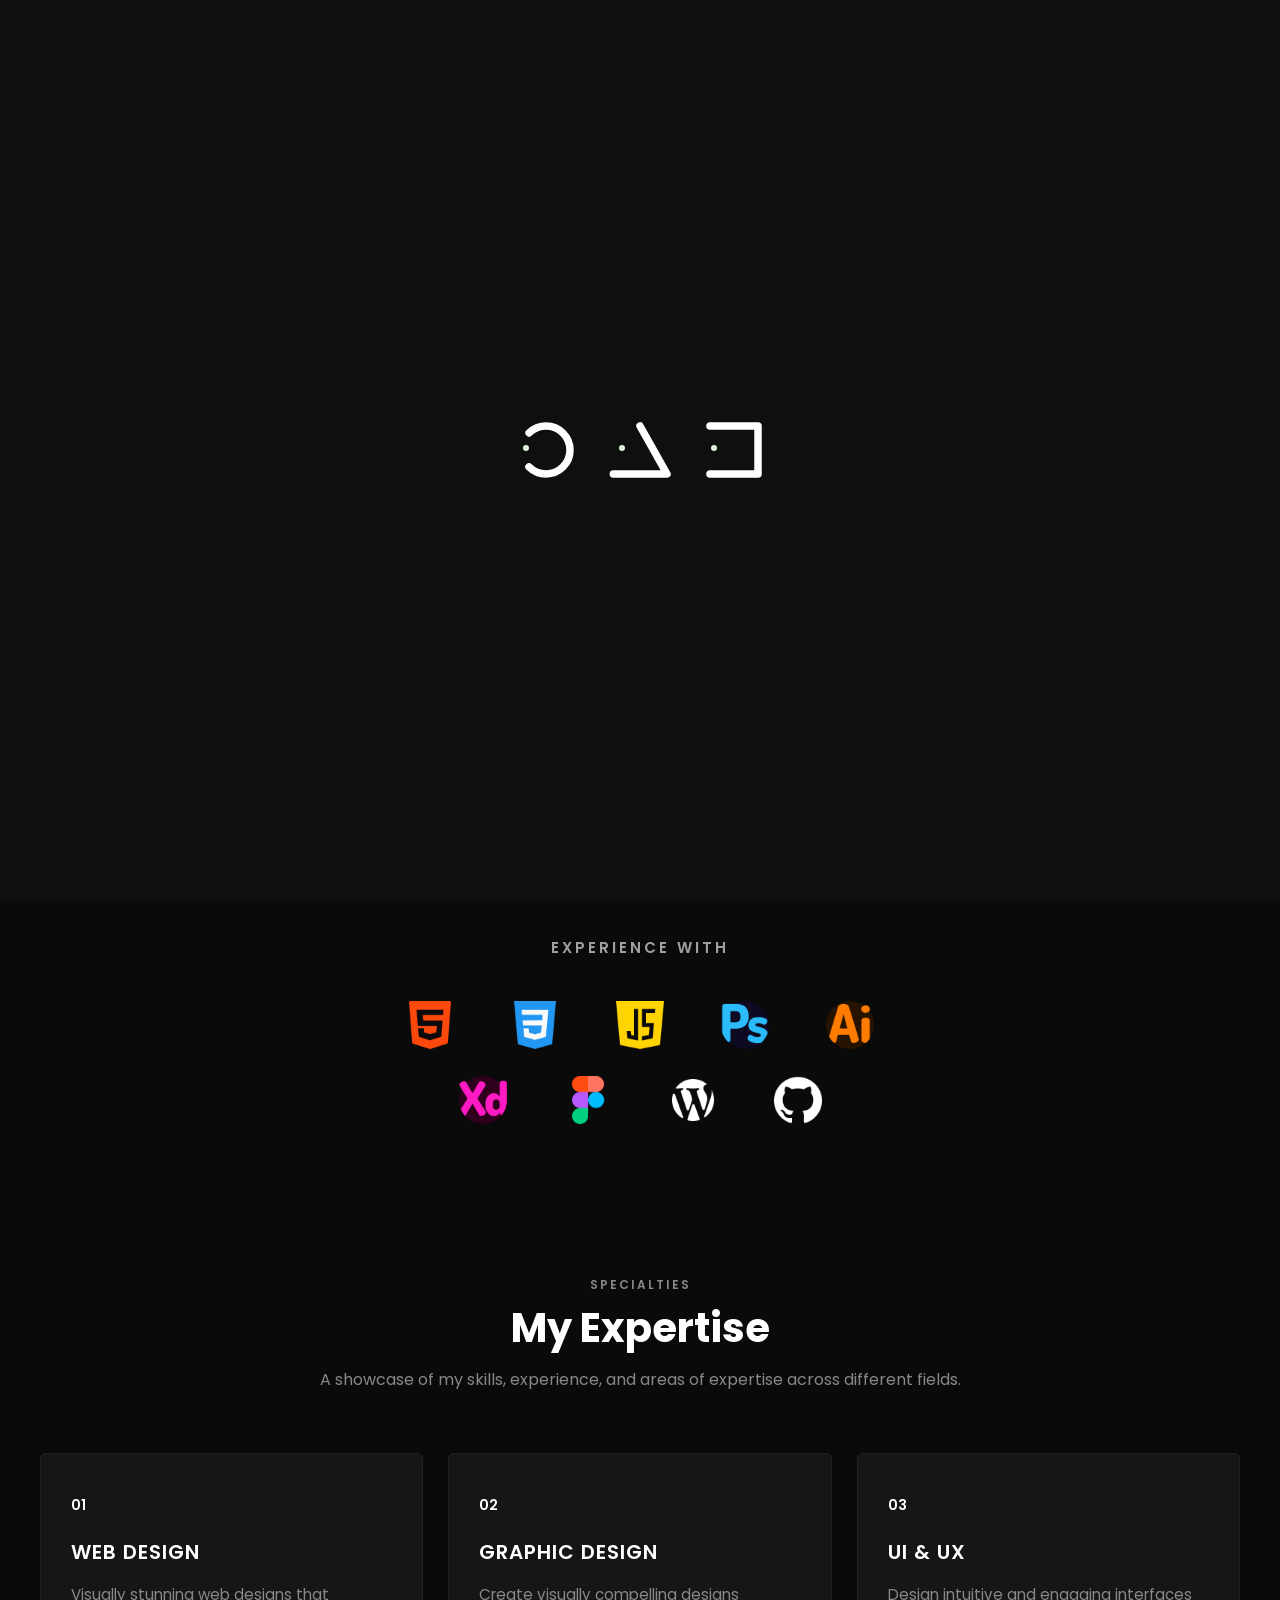
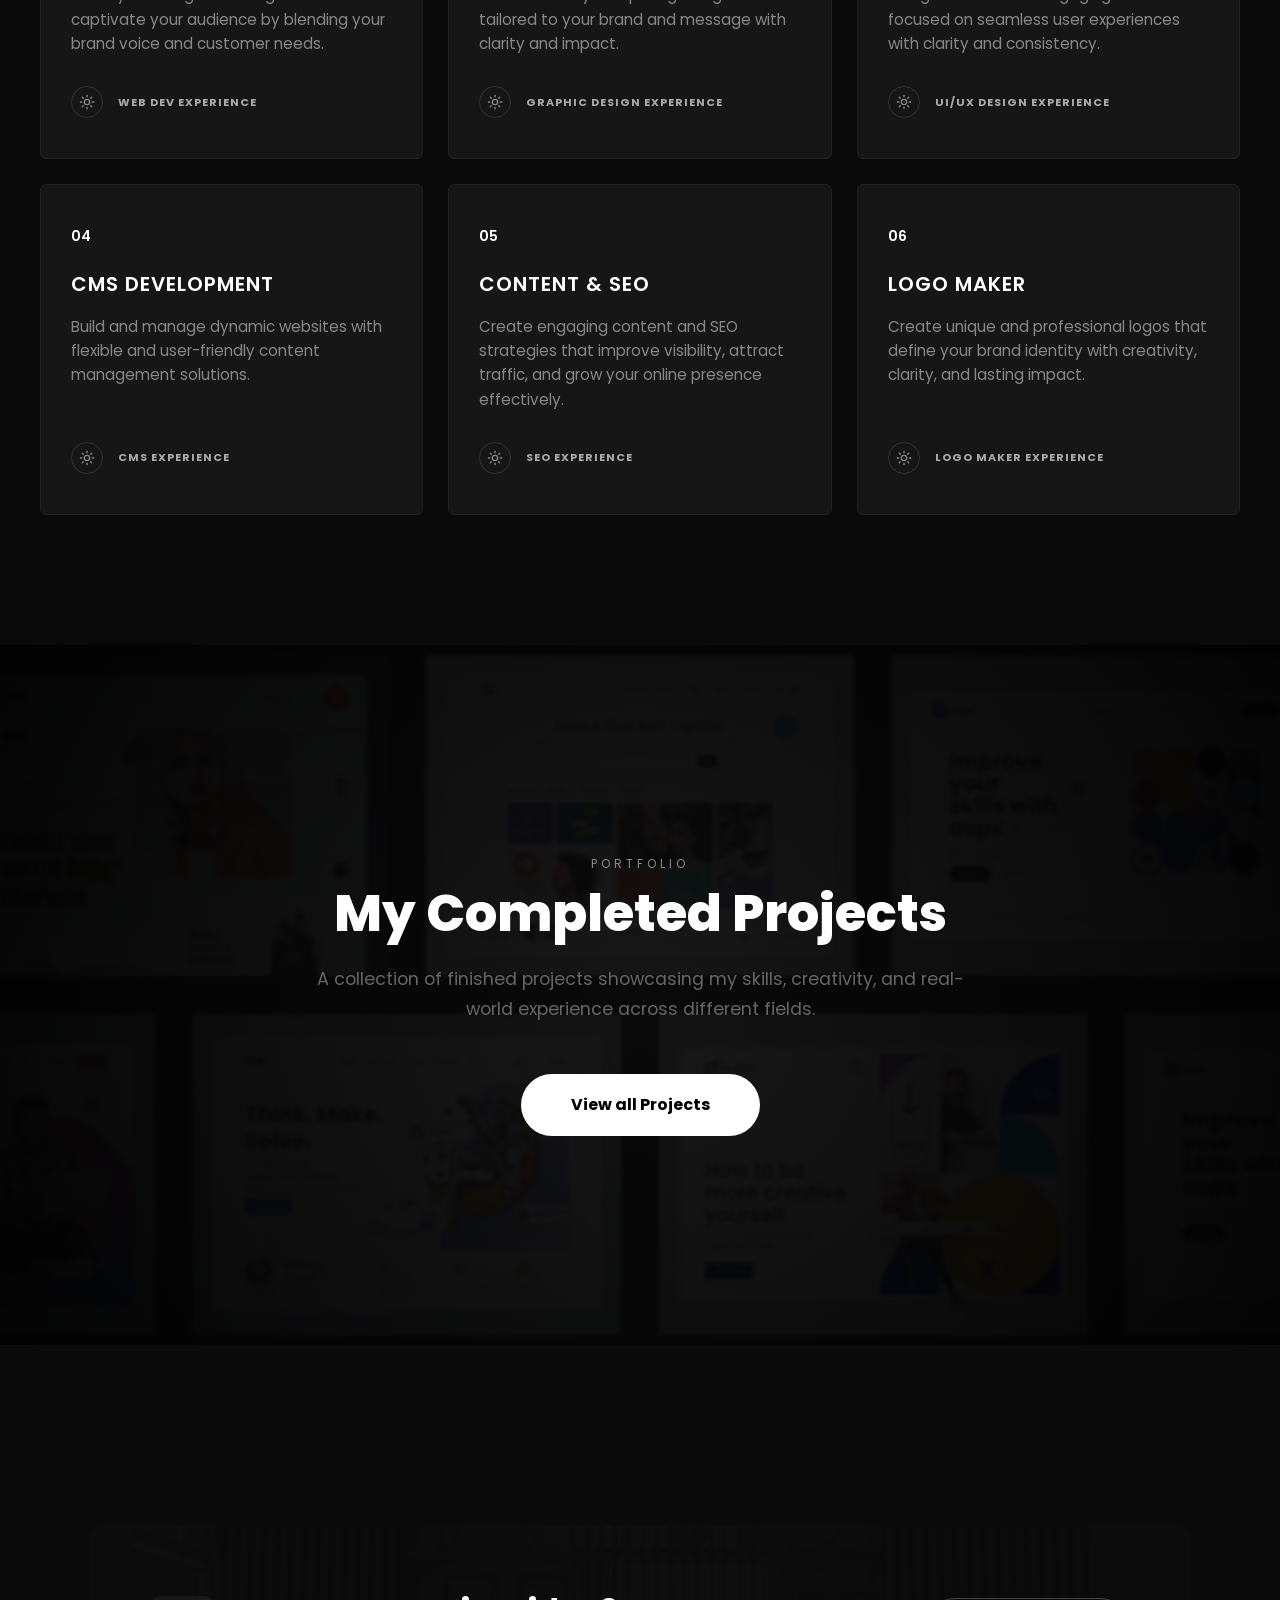
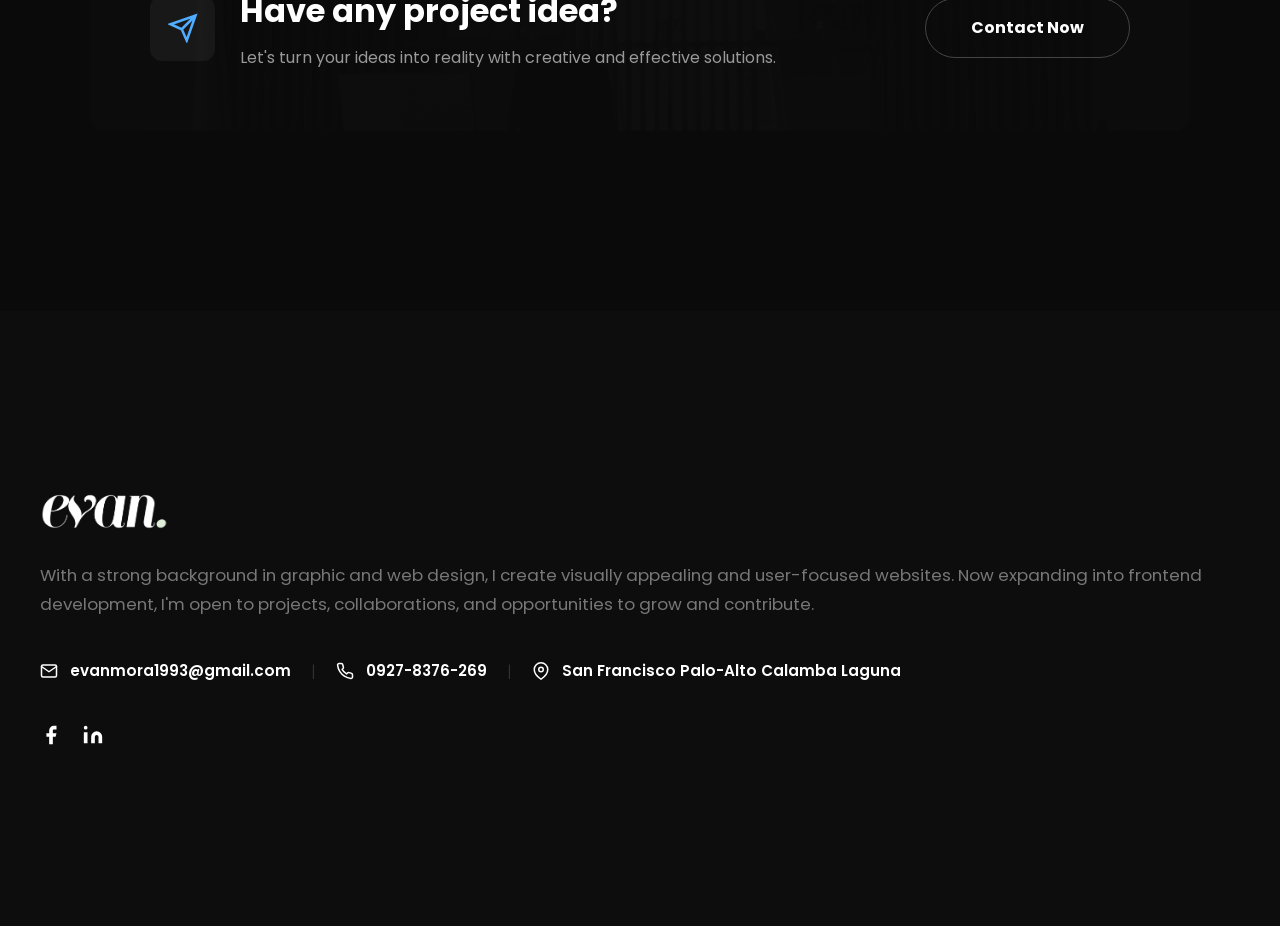
<file: index.html>
<!doctype html>
<html lang="en">
  <head>
    <meta charset="UTF-8" />
    <meta name="viewport" content="width=device-width, initial-scale=1.0" />
    <title>My Portfolio | Web Experiences</title>
    <link
      href="https://fonts.googleapis.com/css2?family=Poppins:wght@300;400;500;600;700&display=swap"
      rel="stylesheet"
    />
    <link rel="icon" type="image/favicon" href="images/favicon/favicon.png" />
    <link rel="stylesheet" href="assets/style.css" />
    <link rel="stylesheet" href="assets/components/nav.css" />
    <link rel="stylesheet" href="assets/global/global.css" />
    <link rel="stylesheet" href="assets/pages/home.css" />
  </head>
  <body class="loading">
    <!-- PRELOADER -->
    <div id="preloader">
      <!-- CIRCLE -->
      <div class="loader">
        <svg viewBox="0 0 80 80">
          <circle r="32" cy="40" cx="40"></circle>
        </svg>
      </div>

      <!-- TRIANGLE -->
      <div class="loader triangle">
        <svg viewBox="0 0 86 80">
          <polygon points="43 8 79 72 7 72"></polygon>
        </svg>
      </div>

      <!-- RECTANGLE -->
      <div class="loader">
        <svg viewBox="0 0 80 80">
          <rect height="64" width="64" y="8" x="8"></rect>
        </svg>
      </div>
    </div>
    <!-- END PRELOADER -->

    <!--NAVIGATION-->
    <header class="main-header">
      <nav class="nav-container">
        <div class="hamburger" id="hamburger">
          <span></span>
          <span></span>
          <span></span>
        </div>

        <ul class="nav-links nav-left">
          <li><a href="index.html">Home</a></li>
          <li><a href="projects.html">Projects</a></li>
        </ul>

        <div class="logo-wrapper"><a href="index.html">
          <img src="images/emc-logo-green.png" alt="Logo" class="logo-img" />
          </a>
        </div>

        <ul class="nav-links nav-right">
          <li><a href="about.html">About</a></li>
          <li><a href="contact.html">Contact</a></li>
        </ul>

        <div class="mobile-spacer"></div>
      </nav>

      <div class="mobile-menu" id="mobileMenu">
        <ul class="mobile-nav-links">
          <li><a href="index.html">Home</a></li>
          <li><a href="projects.html">Projects</a></li>
          <li><a href="about.html">About</a></li>
          <li><a href="contact.html">Contact</a></li>
        </ul>
      </div>
    </header>
    <!--END NAVIGATION-->

    <div class="em-desktop">
      <!-- MAIN CONTENT -->
      <main>
        <!-- HERO SECTION -->
        <section id="hero" class="section-padding">
          <div class="hero-content">
            <!-- Centered Avatar -->
            <div class="avatar-wrapper">
              <img src="images/avatar.png" alt="Avatar" class="avatar-img" />
            </div>

            <!-- Animated Headline -->
            <h1>
              I design and build modern <br />
              <span class="typing-text">web experiences</span>
            </h1>

            <p>
              With a strong background in graphic and web design, I create
              visually appealing and user-friendly websites now expanding into
              frontend development to bring ideas to life through code.
            </p>

            <div class="cta-buttons">
              <a href="contact.html" class="btn btn-primary">Get In Touch</a>
              <a href="images/resume-evandolf-mora.pdf" target="_blank" class="btn btn-secondary">Download CV</a>
            </div>
          </div>

          <!-- Responsive Tech Stack -->
          <div class="tech-stack">
            <p class="exp-label">EXPERIENCE WITH</p>
            <div class="icons-grid">
              <!-- 9 Icons Containers -->
              <div class="icon-box">
                <img src="images/html-5.png" alt="HTML" />
              </div>
              <div class="icon-box">
                <img src="images/css.png" alt="CSS" />
              </div>
              <div class="icon-box">
                <img src="images/javascript.png" alt="JS" />
              </div>
              <div class="icon-box">
                <img src="images/adobe-ps.png" alt="PS" />
              </div>
              <div class="icon-box">
                <img src="images/adobe-ai.png" alt="AI" />
              </div>
              <div class="icon-box">
                <img src="images/adobe-xp.png" alt="XD" />
              </div>
              <div class="icon-box">
                <img src="images/figma.png" alt="Figma" />
              </div>
              <div class="icon-box">
                <img src="images/wordpress.png" alt="WP" />
              </div>
              <div class="icon-box">
                <img src="images/github.png" alt="Git" />
              </div>
            </div>
          </div>
        </section>
        <!-- END HERO SECTION -->

        <!-- EXPERTISE SECTION -->
        <section id="expertise">
          <div class="expertise-header">
            <span>SPECIALTIES</span>
            <h2>My Expertise</h2>
            <p>
              A showcase of my skills, experience, and areas of expertise across
              different fields.
            </p>
          </div>

          <div class="expertise-grid">
            <div class="expertise-card">
              <div class="expertise-card-top">
                <span class="card-num">01</span>
                <h3>WEB DESIGN</h3>
                <p>
                  Visually stunning web designs that captivate your audience by
                  blending your brand voice and customer needs.
                </p>
              </div>
              <div class="expertise-card-bottom">
                <div class="expertise-icon">
                  <svg
                    xmlns="http://www.w3.org/2000/svg"
                    width="18"
                    height="18"
                    viewBox="0 0 24 24"
                    fill="none"
                    stroke="currentColor"
                    stroke-width="2"
                    stroke-linecap="round"
                    stroke-linejoin="round"
                  >
                    <circle cx="12" cy="12" r="4"></circle>
                    <line x1="12" y1="2" x2="12" y2="4"></line>
                    <line x1="12" y1="20" x2="12" y2="22"></line>
                    <line x1="4.93" y1="4.93" x2="6.34" y2="6.34"></line>
                    <line x1="17.66" y1="17.66" x2="19.07" y2="19.07"></line>
                    <line x1="2" y1="12" x2="4" y2="12"></line>
                    <line x1="20" y1="12" x2="22" y2="12"></line>
                    <line x1="4.93" y1="19.07" x2="6.34" y2="17.66"></line>
                    <line x1="17.66" y1="6.34" x2="19.07" y2="4.93"></line>
                  </svg>
                </div>
                <span>WEB DEV EXPERIENCE</span>
              </div>
            </div>

            <div class="expertise-card">
              <div class="expertise-card-top">
                <span class="card-num">02</span>
                <h3>GRAPHIC DESIGN</h3>
                <p>
                  Create visually compelling designs tailored to your brand and
                  message with clarity and impact.
                </p>
              </div>
              <div class="expertise-card-bottom">
                <div class="expertise-icon">
                  <svg
                    xmlns="http://www.w3.org/2000/svg"
                    width="18"
                    height="18"
                    viewBox="0 0 24 24"
                    fill="none"
                    stroke="currentColor"
                    stroke-width="2"
                    stroke-linecap="round"
                    stroke-linejoin="round"
                  >
                    <circle cx="12" cy="12" r="4"></circle>
                    <line x1="12" y1="2" x2="12" y2="4"></line>
                    <line x1="12" y1="20" x2="12" y2="22"></line>
                    <line x1="4.93" y1="4.93" x2="6.34" y2="6.34"></line>
                    <line x1="17.66" y1="17.66" x2="19.07" y2="19.07"></line>
                    <line x1="2" y1="12" x2="4" y2="12"></line>
                    <line x1="20" y1="12" x2="22" y2="12"></line>
                    <line x1="4.93" y1="19.07" x2="6.34" y2="17.66"></line>
                    <line x1="17.66" y1="6.34" x2="19.07" y2="4.93"></line>
                  </svg>
                </div>
                <span>GRAPHIC DESIGN EXPERIENCE</span>
              </div>
            </div>

            <div class="expertise-card">
              <div class="expertise-card-top">
                <span class="card-num">03</span>
                <h3>UI & UX</h3>
                <p>
                  Design intuitive and engaging interfaces focused on seamless
                  user experiences with clarity and consistency.
                </p>
              </div>
              <div class="expertise-card-bottom">
                <div class="expertise-icon">
                  <svg
                    xmlns="http://www.w3.org/2000/svg"
                    width="18"
                    height="18"
                    viewBox="0 0 24 24"
                    fill="none"
                    stroke="currentColor"
                    stroke-width="2"
                    stroke-linecap="round"
                    stroke-linejoin="round"
                  >
                    <circle cx="12" cy="12" r="4"></circle>
                    <line x1="12" y1="2" x2="12" y2="4"></line>
                    <line x1="12" y1="20" x2="12" y2="22"></line>
                    <line x1="4.93" y1="4.93" x2="6.34" y2="6.34"></line>
                    <line x1="17.66" y1="17.66" x2="19.07" y2="19.07"></line>
                    <line x1="2" y1="12" x2="4" y2="12"></line>
                    <line x1="20" y1="12" x2="22" y2="12"></line>
                    <line x1="4.93" y1="19.07" x2="6.34" y2="17.66"></line>
                    <line x1="17.66" y1="6.34" x2="19.07" y2="4.93"></line>
                  </svg>
                </div>
                <span>UI/UX DESIGN EXPERIENCE</span>
              </div>
            </div>

            <div class="expertise-card">
              <div class="expertise-card-top">
                <span class="card-num">04</span>
                <h3>CMS DEVELOPMENT</h3>
                <p>
                  Build and manage dynamic websites with flexible and
                  user-friendly content management solutions.
                </p>
              </div>
              <div class="expertise-card-bottom">
                <div class="expertise-icon">
                  <svg
                    xmlns="http://www.w3.org/2000/svg"
                    width="18"
                    height="18"
                    viewBox="0 0 24 24"
                    fill="none"
                    stroke="currentColor"
                    stroke-width="2"
                    stroke-linecap="round"
                    stroke-linejoin="round"
                  >
                    <circle cx="12" cy="12" r="4"></circle>
                    <line x1="12" y1="2" x2="12" y2="4"></line>
                    <line x1="12" y1="20" x2="12" y2="22"></line>
                    <line x1="4.93" y1="4.93" x2="6.34" y2="6.34"></line>
                    <line x1="17.66" y1="17.66" x2="19.07" y2="19.07"></line>
                    <line x1="2" y1="12" x2="4" y2="12"></line>
                    <line x1="20" y1="12" x2="22" y2="12"></line>
                    <line x1="4.93" y1="19.07" x2="6.34" y2="17.66"></line>
                    <line x1="17.66" y1="6.34" x2="19.07" y2="4.93"></line>
                  </svg>
                </div>
                <span>CMS EXPERIENCE</span>
              </div>
            </div>

            <div class="expertise-card">
              <div class="expertise-card-top">
                <span class="card-num">05</span>
                <h3>CONTENT & SEO</h3>
                <p>
                  Create engaging content and SEO strategies that improve
                  visibility, attract traffic, and grow your online presence
                  effectively.
                </p>
              </div>
              <div class="expertise-card-bottom">
                <div class="expertise-icon">
                  <svg
                    xmlns="http://www.w3.org/2000/svg"
                    width="18"
                    height="18"
                    viewBox="0 0 24 24"
                    fill="none"
                    stroke="currentColor"
                    stroke-width="2"
                    stroke-linecap="round"
                    stroke-linejoin="round"
                  >
                    <circle cx="12" cy="12" r="4"></circle>
                    <line x1="12" y1="2" x2="12" y2="4"></line>
                    <line x1="12" y1="20" x2="12" y2="22"></line>
                    <line x1="4.93" y1="4.93" x2="6.34" y2="6.34"></line>
                    <line x1="17.66" y1="17.66" x2="19.07" y2="19.07"></line>
                    <line x1="2" y1="12" x2="4" y2="12"></line>
                    <line x1="20" y1="12" x2="22" y2="12"></line>
                    <line x1="4.93" y1="19.07" x2="6.34" y2="17.66"></line>
                    <line x1="17.66" y1="6.34" x2="19.07" y2="4.93"></line>
                  </svg>
                </div>
                <span>SEO EXPERIENCE</span>
              </div>
            </div>

            <div class="expertise-card">
              <div class="expertise-card-top">
                <span class="card-num">06</span>
                <h3>LOGO MAKER</h3>
                <p>
                  Create unique and professional logos that define your brand
                  identity with creativity, clarity, and lasting impact.
                </p>
              </div>
              <div class="expertise-card-bottom">
                <div class="expertise-icon">
                  <svg
                    xmlns="http://www.w3.org/2000/svg"
                    width="18"
                    height="18"
                    viewBox="0 0 24 24"
                    fill="none"
                    stroke="currentColor"
                    stroke-width="2"
                    stroke-linecap="round"
                    stroke-linejoin="round"
                  >
                    <circle cx="12" cy="12" r="4"></circle>
                    <line x1="12" y1="2" x2="12" y2="4"></line>
                    <line x1="12" y1="20" x2="12" y2="22"></line>
                    <line x1="4.93" y1="4.93" x2="6.34" y2="6.34"></line>
                    <line x1="17.66" y1="17.66" x2="19.07" y2="19.07"></line>
                    <line x1="2" y1="12" x2="4" y2="12"></line>
                    <line x1="20" y1="12" x2="22" y2="12"></line>
                    <line x1="4.93" y1="19.07" x2="6.34" y2="17.66"></line>
                    <line x1="17.66" y1="6.34" x2="19.07" y2="4.93"></line>
                  </svg>
                </div>
                <span>LOGO MAKER EXPERIENCE</span>
              </div>
            </div>
          </div>
        </section>
        <!-- END EXPERTISE SECTION -->

        <!-- PORTFOLIO SECTION -->
        <section id="portfolio">
          <div class="portfolio-content">
            <div class="portfolio-header">
              <span>PORTFOLIO</span>
              <h2>My Completed Projects</h2>
              <p>
                A collection of finished projects showcasing my skills,
                creativity, and real-world experience across different fields.
              </p>
            </div>

            <div class="portfolio-cta">
              <a href="projects.html" class="btn-main">View all Projects</a>
            </div>
          </div>

          <div class="portfolio-bg-wrapper">
            <img
              src="images/complete-project-bg.png"
              alt="Projects Background"
              class="bg-img"
            />
            <div class="bg-overlay"></div>
          </div>
        </section>
        <!-- END PORTFOLIO SECTION -->

        <!-- CTA CONTACT NOW -->
        <section id="cta-contact">
          <div class="cta-container">
            <div class="cta-bg-wrapper">
              <img
                src="images/cta-background.png"
                alt="Call to action background"
                class="cta-bg-img"
              />
              <div class="cta-overlay"></div>
            </div>

            <div class="cta-content">
              <div class="cta-left">
                <div class="cta-icon">
                  <svg
                    viewBox="0 0 24 24"
                    fill="none"
                    stroke="currentColor"
                    stroke-width="2"
                  >
                    <path d="M22 2L11 13M22 2l-7 20-4-9-9-4 20-7z" />
                  </svg>
                </div>
                <div class="cta-text">
                  <h3>Have any project idea?</h3>
                  <p>
                    Let's turn your ideas into reality with creative and
                    effective solutions.
                  </p>
                </div>
              </div>

              <div class="cta-right">
                <a href="contact.html" class="btn-cta-main">Contact Now</a>
              </div>
            </div>
          </div>
        </section>
        <!-- END CONTACT NOW-->
      </main>
      <!-- END MAIN CONTENT -->
    </div>

    <!-- FOOTER -->
    <footer id="main-footer">
      <div class="footer-container">
        <!-- Logo Section -->
        <div class="footer-logo">
          <a href="index.html" class="footer-logo-link">
            <img
              src="images/emc-logo-green.png"
              alt="Evan Logo"
              class="footer-logo-img"
            />
          </a>
        </div>

        <!-- Description Section -->
        <div class="footer-description">
          <p>
            With a strong background in graphic and web design, I create
            visually appealing and user-focused websites. Now expanding into
            frontend development, I'm open to projects, collaborations, and
            opportunities to grow and contribute.
          </p>
        </div>

        <!-- Contact Info Section -->
        <div class="footer-contact">
          <div class="contact-item">
            <svg
              width="18"
              height="18"
              viewBox="0 0 24 24"
              fill="none"
              stroke="currentColor"
              stroke-width="2"
              stroke-linecap="round"
              stroke-linejoin="round"
            >
              <path
                d="M4 4h16c1.1 0 2 .9 2 2v12c0 1.1-.9 2-2 2H4c-1.1 0-2-.9-2-2V6c0-1.1.9-2 2-2z"
              ></path>
              <polyline points="22,6 12,13 2,6"></polyline>
            </svg>
            <a href="mailto:evanmora1993@gmail.com"
              >evanmora1993@gmail.com</a
            >
          </div>

          <span class="divider">|</span>

          <div class="contact-item">
            <svg
              width="18"
              height="18"
              viewBox="0 0 24 24"
              fill="none"
              stroke="currentColor"
              stroke-width="2"
              stroke-linecap="round"
              stroke-linejoin="round"
            >
              <path
                d="M22 16.92v3a2 2 0 0 1-2.18 2 19.79 19.79 0 0 1-8.63-3.07 19.5 19.5 0 0 1-6-6 19.79 19.79 0 0 1-3.07-8.67A2 2 0 0 1 4.11 2h3a2 2 0 0 1 2 1.72 12.84 12.84 0 0 0 .7 2.81 2 2 0 0 1-.45 2.11L8.09 9.91a16 16 0 0 0 6 6l1.27-1.27a2 2 0 0 1 2.11-.45 12.84 12.84 0 0 0 2.81.7A2 2 0 0 1 22 16.92z"
              ></path>
            </svg>
            <span>0927-8376-269</span>
          </div>

          <span class="divider">|</span>

          <div class="contact-item">
            <svg
              width="18"
              height="18"
              viewBox="0 0 24 24"
              fill="none"
              stroke="currentColor"
              stroke-width="2"
              stroke-linecap="round"
              stroke-linejoin="round"
            >
              <path d="M21 10c0 7-9 13-9 13s-9-6-9-13a9 9 0 0 1 18 0z"></path>
              <circle cx="12" cy="10" r="3"></circle>
            </svg>
            <span>San Francisco Palo-Alto Calamba Laguna</span>
          </div>
        </div>

        <!-- Social Media Section -->
        <div class="footer-socials">
          <a href="#" aria-label="Facebook">
            <svg width="22" height="22" viewBox="0 0 24 24" fill="currentColor">
              <path
                d="M18 2h-3a5 5 0 0 0-5 5v3H7v4h3v8h4v-8h3l1-4h-4V7a1 1 0 0 1 1-1h3z"
              ></path>
            </svg>
          </a>
          <a href="#" aria-label="LinkedIn">
            <svg width="22" height="22" viewBox="0 0 24 24" fill="currentColor">
              <path
                d="M16 8a6 6 0 0 1 6 6v7h-4v-7a2 2 0 0 0-2-2 2 2 0 0 0-2 2v7h-4v-7a6 6 0 0 1 6-6z"
              ></path>
              <rect x="2" y="9" width="4" height="12"></rect>
              <circle cx="4" cy="4" r="2"></circle>
            </svg>
          </a>
        </div>
      </div>
    </footer>
    <!-- END FOOTER -->

    <script src="js/main.js"></script>
  </body>
</html>
</file>
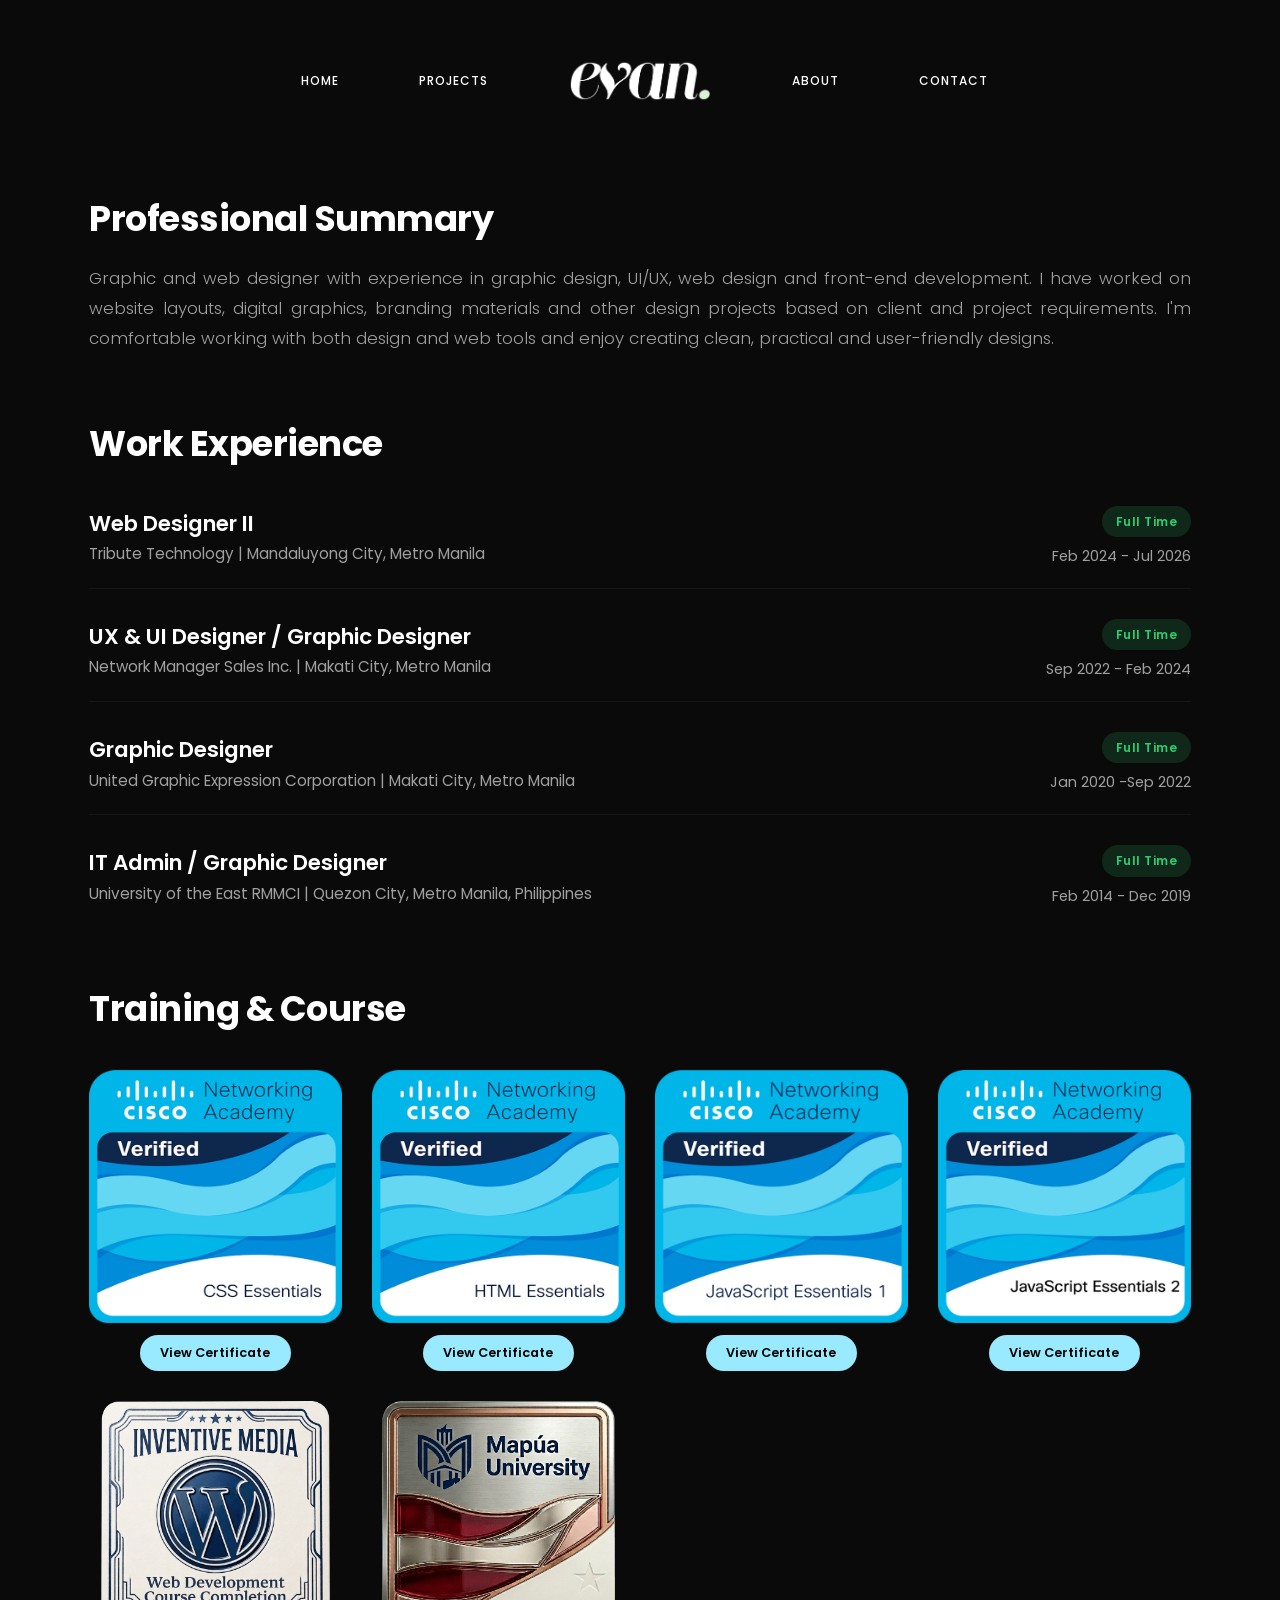
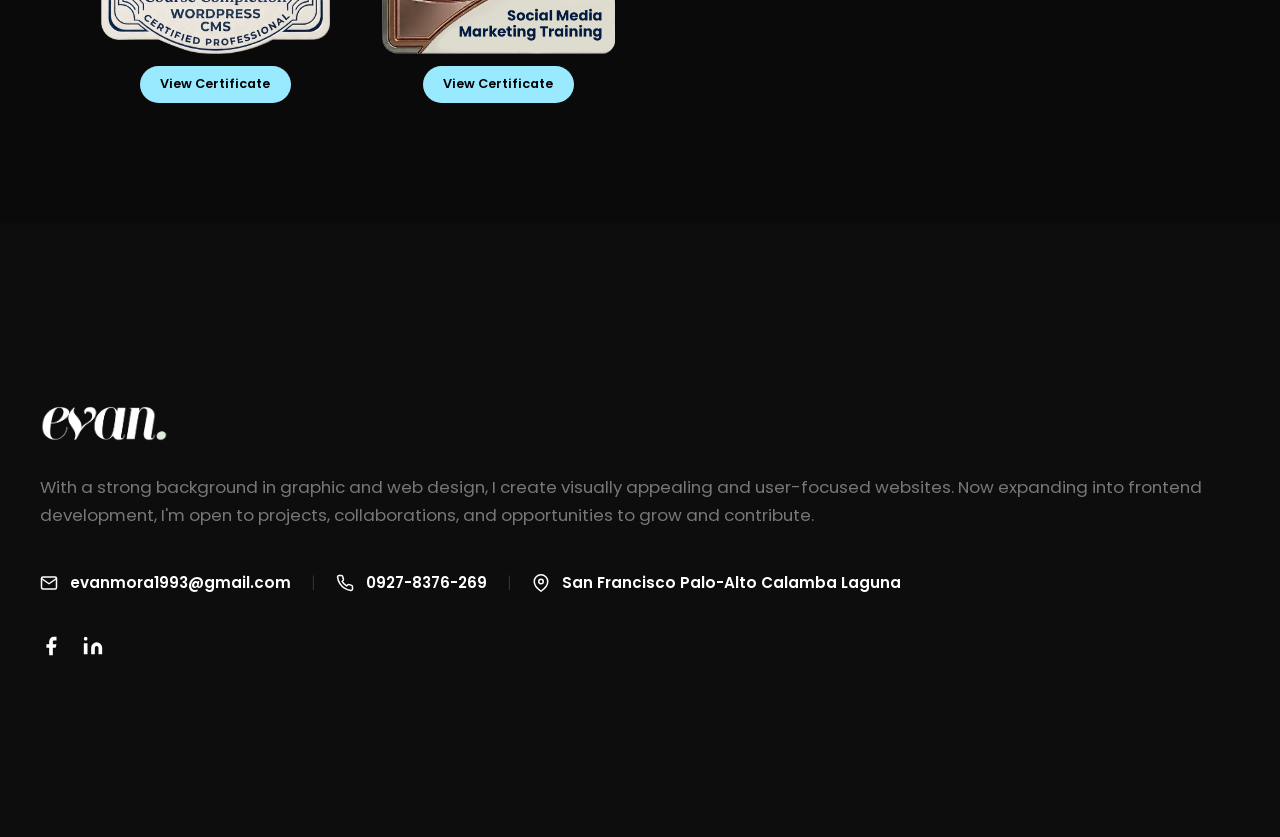
<file: about.html>
<!doctype html>
<html lang="en">
  <head>
    <meta charset="UTF-8" />
    <meta name="viewport" content="width=device-width, initial-scale=1.0" />
    <title>About | My Portfolio</title>
    <link
      href="https://fonts.googleapis.com/css2?family=Poppins:wght@300;400;500;600;700&display=swap"
      rel="stylesheet"
    />
    <link rel="icon" type="image/favicon" href="images/favicon/favicon.png" />
    <link rel="stylesheet" href="assets/style.css" />
    <link rel="stylesheet" href="assets/components/nav.css" />
    <link rel="stylesheet" href="assets/global/global.css" />
    <link rel="stylesheet" href="assets/pages/about.css" />
  </head>
  <body>
    <!--NAVIGATION-->
    <header class="main-header">
      <nav class="nav-container">
        <div class="hamburger" id="hamburger">
          <span></span>
          <span></span>
          <span></span>
        </div>

        <ul class="nav-links nav-left">
          <li><a href="index.html">Home</a></li>
          <li><a href="projects.html">Projects</a></li>
        </ul>

        <div class="logo-wrapper">
          <a href="index.html">
            <img src="images/emc-logo-green.png" alt="Logo" class="logo-img" />
          </a>
        </div>

        <ul class="nav-links nav-right">
          <li><a href="about.html">About</a></li>
          <li><a href="contact.html">Contact</a></li>
        </ul>

        <div class="mobile-spacer"></div>
      </nav>

      <div class="mobile-menu" id="mobileMenu">
        <ul class="mobile-nav-links">
          <li><a href="index.html">Home</a></li>
          <li><a href="projects.html">Projects</a></li>
          <li><a href="about.html">About</a></li>
          <li><a href="contact.html">Contact</a></li>
        </ul>
      </div>
    </header>
    <!--END NAVIGATION-->

    <!-- MAIN CONTENT -->
    <main>
      <div class="em-desktop">
        <main class="about-container">
          <section class="about-section summary-section">
            <h1 class="section-title">Professional Summary</h1>
            <p class="summary-text">
              Graphic and web designer with experience in graphic design, UI/UX, web design and front-end development. I have worked on website layouts, digital graphics, branding materials and other design projects based on client and project requirements. I'm comfortable working with both design and web tools and enjoy creating clean, practical and user-friendly designs.
            </p>
          </section>

          <section class="about-section experience-section">
            <h2 class="section-title">Work Experience</h2>

            <div class="experience-list">
              <div class="experience-item">
                <div class="exp-header">
                  <div class="exp-role-company">
                    <h3 class="job-title">Web Designer II</h3>
                    <p class="company-location">
                      Tribute Technology | Mandaluyong City, Metro Manila
                    </p>
                  </div>
                  <div class="exp-meta">
                    <span class="badge full-time">Full Time</span>
                    <span class="job-date">Feb 2024 - Jul 2026</span>
                  </div>
                </div>
              </div>

              <div class="experience-item">
                <div class="exp-header">
                  <div class="exp-role-company">
                    <h3 class="job-title">
                      UX & UI Designer / Graphic Designer
                    </h3>
                    <p class="company-location">
                      Network Manager Sales Inc. | Makati City, Metro Manila
                    </p>
                  </div>
                  <div class="exp-meta">
                    <span class="badge full-time">Full Time</span>
                    <span class="job-date">Sep 2022 - Feb 2024</span>
                  </div>
                </div>
              </div>

              <div class="experience-item">
                <div class="exp-header">
                  <div class="exp-role-company">
                    <h3 class="job-title">Graphic Designer</h3>
                    <p class="company-location">
                      United Graphic Expression Corporation | Makati City, Metro
                      Manila
                    </p>
                  </div>
                  <div class="exp-meta">
                    <span class="badge full-time">Full Time</span>
                    <span class="job-date">Jan 2020 -Sep 2022</span>
                  </div>
                </div>
              </div>

              <div class="experience-item">
                <div class="exp-header">
                  <div class="exp-role-company">
                    <h3 class="job-title">IT Admin / Graphic Designer</h3>
                    <p class="company-location">
                      University of the East RMMCI | Quezon City, Metro Manila,
                      Philippines
                    </p>
                  </div>
                  <div class="exp-meta">
                    <span class="badge full-time">Full Time</span>
                    <span class="job-date">Feb 2014 - Dec 2019</span>
                  </div>
                </div>
              </div>
            </div>
          </section>

          <section class="about-section training-section">
            <h2 class="section-title">Training & Course</h2>

            <div class="cards-grid">
              <div class="course-card">
                <div class="card-img-wrapper">
                  <img
                    src="images/icon-about/css-essentials.png"
                    alt="Cisco CSS Essentials"
                  />
                </div>
                <a
                  href="assets/certificate/css-essentials-certificate.pdf"
                  target="_blank"
                  class="btn-certificate"
                  >View Certificate</a
                >
              </div>

              <div class="course-card">
                <div class="card-img-wrapper">
                  <img
                    src="images/icon-about/html-essentials.png"
                    alt="Cisco HTML Essentials"
                  />
                </div>
                <a
                  href="assets/certificate/html-essentials-certificate.pdf"
                  target="_blank"
                  class="btn-certificate"
                  >View Certificate</a
                >
              </div>

              <div class="course-card">
                <div class="card-img-wrapper">
                  <img
                    src="images/icon-about/javascript-essentials-1.png"
                    alt="Cisco JavaScript Essentials 1"
                  />
                </div>
                <a
                  href="assets/certificate/javascript-essentials-1-certificate.pdf"
                  target="_blank"
                  class="btn-certificate"
                  >View Certificate</a
                >
              </div>

              <div class="course-card">
                <div class="card-img-wrapper">
                  <img
                    src="images/icon-about/javascript-essentials-2.png"
                    alt="Cisco JavaScript Essentials 2"
                  />
                </div>
                <a
                  href="assets/certificate/javascript-essentials-2-certificate.pdf"
                  target="_blank"
                  class="btn-certificate"
                  >View Certificate</a
                >
              </div>

              <div class="course-card">
                <div class="card-img-wrapper">
                  <img
                    src="images/icon-about/wordpress.png"
                    alt="Inventive Media WordPress"
                  />
                </div>
                <a
                  href="assets/certificate/wordpress.pdf"
                  target="_blank"
                  class="btn-certificate"
                  >View Certificate</a
                >
              </div>

              <div class="course-card">
                <div class="card-img-wrapper">
                  <img
                    src="images/icon-about/mapua-social-media-marketing.png"
                    alt="Mapua Social Media Marketing"
                  />
                </div>
                <a
                  href="assets/certificate/social-media-marketing-certificate.pdf"
                  target="_blank"
                  class="btn-certificate"
                  >View Certificate</a
                >
              </div>
            </div>
          </section>
        </main>
      </div>
    </main>
    <!-- END MAIN CONTENT-->

    <!-- FOOTER -->
    <footer id="main-footer">
      <div class="footer-container">
        <!-- Logo Section -->
        <div class="footer-logo">
          <a href="index.html" class="footer-logo-link">
            <img
              src="images/emc-logo-green.png"
              alt="Evan Logo"
              class="footer-logo-img"
            />
          </a>
        </div>

        <!-- Description Section -->
        <div class="footer-description">
          <p>
            With a strong background in graphic and web design, I create
            visually appealing and user-focused websites. Now expanding into
            frontend development, I'm open to projects, collaborations, and
            opportunities to grow and contribute.
          </p>
        </div>

        <!-- Contact Info Section -->
        <div class="footer-contact">
          <div class="contact-item">
            <svg
              width="18"
              height="18"
              viewBox="0 0 24 24"
              fill="none"
              stroke="currentColor"
              stroke-width="2"
              stroke-linecap="round"
              stroke-linejoin="round"
            >
              <path
                d="M4 4h16c1.1 0 2 .9 2 2v12c0 1.1-.9 2-2 2H4c-1.1 0-2-.9-2-2V6c0-1.1.9-2 2-2z"
              ></path>
              <polyline points="22,6 12,13 2,6"></polyline>
            </svg>
            <a href="mailto:evanmora1993@gmail.com"
              >evanmora1993@gmail.com</a
            >
          </div>

          <span class="divider">|</span>

          <div class="contact-item">
            <svg
              width="18"
              height="18"
              viewBox="0 0 24 24"
              fill="none"
              stroke="currentColor"
              stroke-width="2"
              stroke-linecap="round"
              stroke-linejoin="round"
            >
              <path
                d="M22 16.92v3a2 2 0 0 1-2.18 2 19.79 19.79 0 0 1-8.63-3.07 19.5 19.5 0 0 1-6-6 19.79 19.79 0 0 1-3.07-8.67A2 2 0 0 1 4.11 2h3a2 2 0 0 1 2 1.72 12.84 12.84 0 0 0 .7 2.81 2 2 0 0 1-.45 2.11L8.09 9.91a16 16 0 0 0 6 6l1.27-1.27a2 2 0 0 1 2.11-.45 12.84 12.84 0 0 0 2.81.7A2 2 0 0 1 22 16.92z"
              ></path>
            </svg>
            <span>0927-8376-269</span>
          </div>

          <span class="divider">|</span>

          <div class="contact-item">
            <svg
              width="18"
              height="18"
              viewBox="0 0 24 24"
              fill="none"
              stroke="currentColor"
              stroke-width="2"
              stroke-linecap="round"
              stroke-linejoin="round"
            >
              <path d="M21 10c0 7-9 13-9 13s-9-6-9-13a9 9 0 0 1 18 0z"></path>
              <circle cx="12" cy="10" r="3"></circle>
            </svg>
            <span>San Francisco Palo-Alto Calamba Laguna</span>
          </div>
        </div>

        <!-- Social Media Section -->
        <div class="footer-socials">
          <a href="#" aria-label="Facebook">
            <svg width="22" height="22" viewBox="0 0 24 24" fill="currentColor">
              <path
                d="M18 2h-3a5 5 0 0 0-5 5v3H7v4h3v8h4v-8h3l1-4h-4V7a1 1 0 0 1 1-1h3z"
              ></path>
            </svg>
          </a>
          <a href="#" aria-label="LinkedIn">
            <svg width="22" height="22" viewBox="0 0 24 24" fill="currentColor">
              <path
                d="M16 8a6 6 0 0 1 6 6v7h-4v-7a2 2 0 0 0-2-2 2 2 0 0 0-2 2v7h-4v-7a6 6 0 0 1 6-6z"
              ></path>
              <rect x="2" y="9" width="4" height="12"></rect>
              <circle cx="4" cy="4" r="2"></circle>
            </svg>
          </a>
        </div>
      </div>
    </footer>
    <!-- END FOOTER -->
    <script src="js/main.js"></script>
  </body>
</html>
</file>
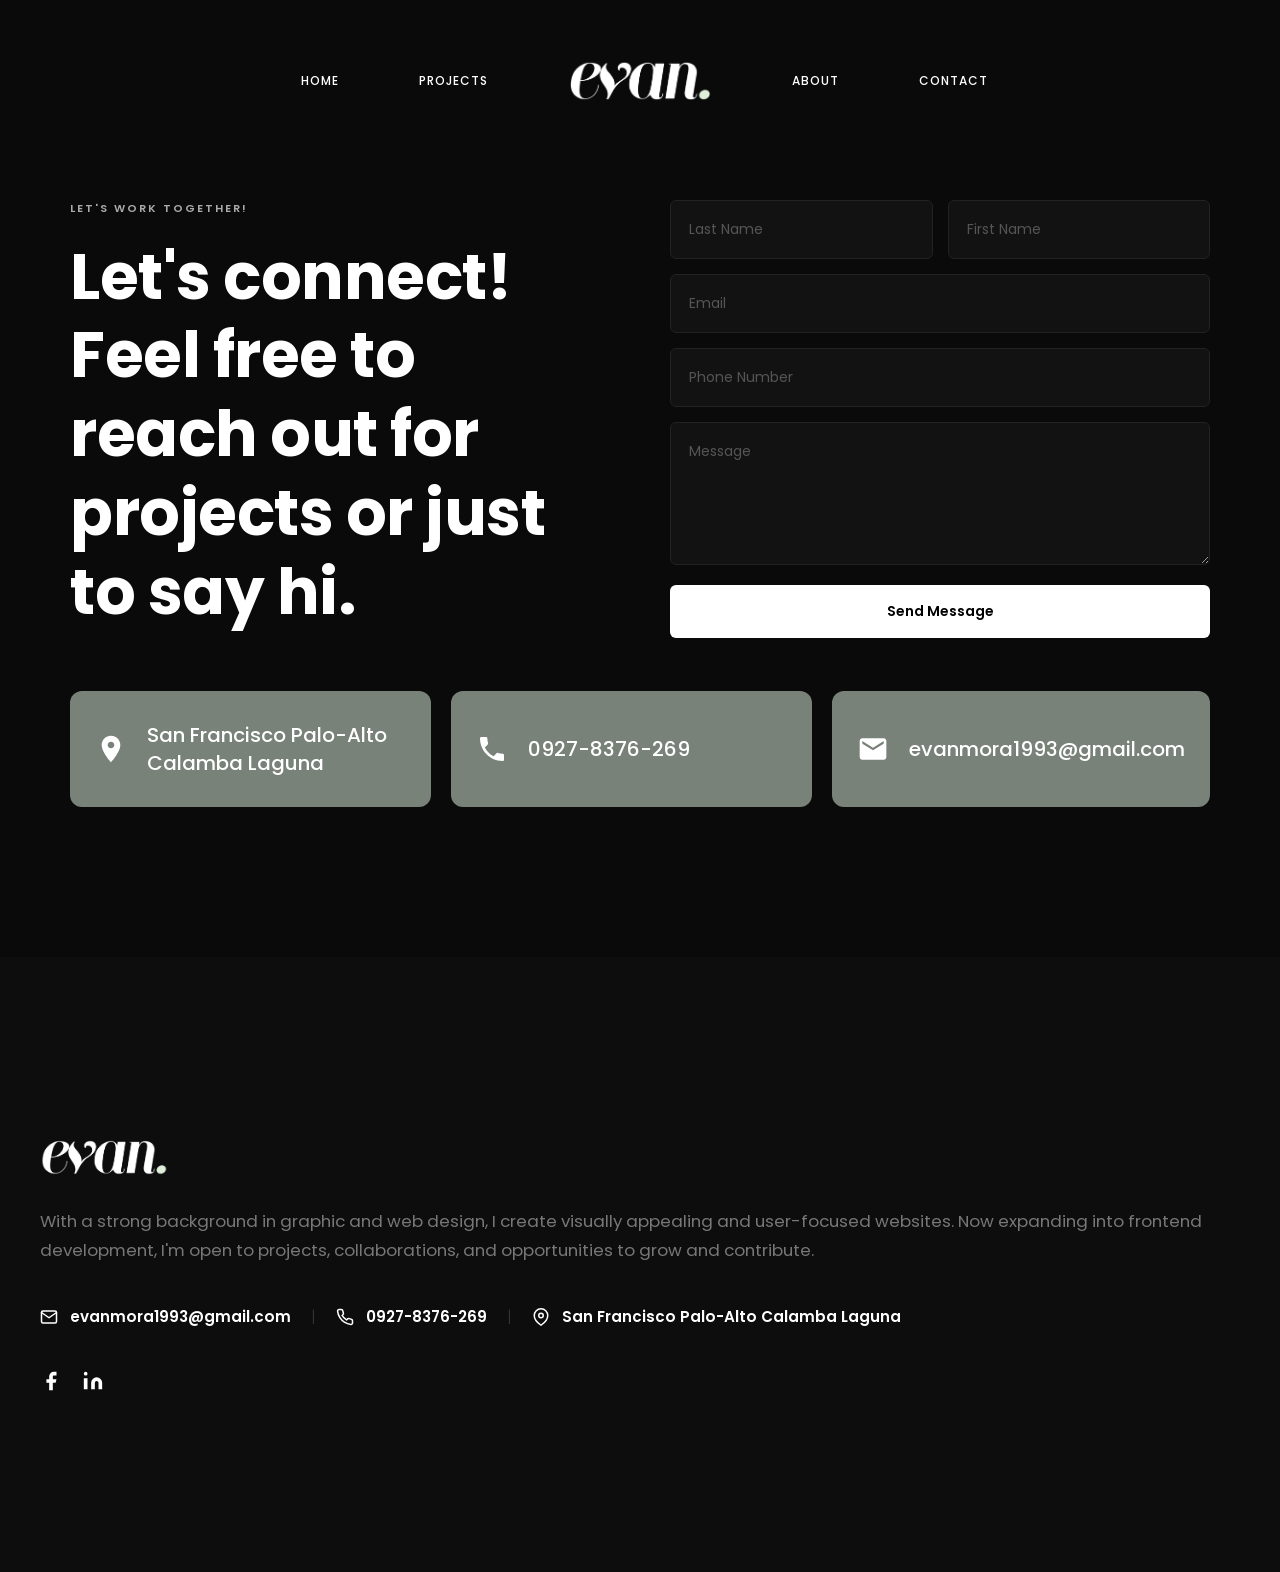
<file: contact.html>
<!DOCTYPE html>
<html lang="en">
<head>
  <meta charset="UTF-8">
  <meta name="viewport" content="width=device-width, initial-scale=1.0">
  <title>Contact | My Portfolio</title>
  <link
      href="https://fonts.googleapis.com/css2?family=Poppins:wght@300;400;500;600;700&display=swap"
      rel="stylesheet"
    />
    <link rel="icon" type="image/favicon" href="images/favicon/favicon.png" />
    <link rel="stylesheet" href="assets/style.css" />
    <link rel="stylesheet" href="assets/components/nav.css" />
    <link rel="stylesheet" href="assets/global/global.css" />
    <link rel="stylesheet" href="assets/pages/contact.css" />
</head>
<body>
  <!--NAVIGATION-->
   <header class="main-header">
      <nav class="nav-container">
        <div class="hamburger" id="hamburger">
          <span></span>
          <span></span>
          <span></span>
        </div>

        <ul class="nav-links nav-left">
          <li><a href="index.html">Home</a></li>
          <li><a href="projects.html">Projects</a></li>
        </ul>

        <div class="logo-wrapper"><a href="index.html">
          <img src="images/emc-logo-green.png" alt="Logo" class="logo-img" />
          </a>
        </div>

        <ul class="nav-links nav-right">
          <li><a href="about.html">About</a></li>
          <li><a href="contact.html">Contact</a></li>
        </ul>

        <div class="mobile-spacer"></div>
      </nav>

      <div class="mobile-menu" id="mobileMenu">
        <ul class="mobile-nav-links">
          <li><a href="index.html">Home</a></li>
          <li><a href="projects.html">Projects</a></li>
          <li><a href="about.html">About</a></li>
          <li><a href="contact.html">Contact</a></li>
        </ul>
      </div>
   </header>
  <!--END NAVIGATION-->

  
  <!-- MAIN CONTENT -->
   <main class="main-wrapper">
      <div class="contact-container">
            <div class="contact-content">
                
                <div class="contact-text">
                    <span class="sub-title">LET'S WORK TOGETHER!</span>
                    <h1>Let's connect!<br>Feel free to reach out for projects or just to say hi.</h1>
                </div>

                <div class="contact-form-wrapper">
                    <form action="https://formspree.io/f/xwvzrgdy" method="POST" class="contact-form">
                        <div class="form-row">
                            <input type="text" name="lastName" placeholder="Last Name" required>
                            <input type="text" name="firstName" placeholder="First Name" required>
                        </div>
                        <input type="email" name="email" placeholder="Email" required>
                        <input type="tel" name="phone" placeholder="Phone Number">
                        <textarea name="message" rows="5" placeholder="Message" required></textarea>
                        <button type="submit" class="btn-submit">Send Message</button>
                    </form>
                </div>

            </div>

            <div class="info-cards">
                <div class="card">
                    <div class="card-icon">
                        <svg viewBox="0 0 24 24" fill="currentColor">
                            <path d="M12 2C8.13 2 5 5.13 5 9c0 5.25 7 13 7 13s7-7.75 7-13c0-3.87-3.13-7-7-7zm0 9.5c-1.38 0-2.5-1.12-2.5-2.5s1.12-2.5 2.5-2.5 2.5 1.12 2.5 2.5-1.12 2.5-2.5 2.5z"/>
                        </svg>
                    </div>
                    <div class="card-text">San Francisco Palo-Alto Calamba Laguna</div>
                </div>
                
                <div class="card">
                    <div class="card-icon">
                        <svg viewBox="0 0 24 24" fill="currentColor">
                            <path d="M6.62 10.79c1.44 2.83 3.76 5.14 6.59 6.59l2.2-2.2c.27-.27.67-.36 1.02-.24 1.12.37 2.33.57 3.57.57.55 0 1 .45 1 1V20c0 .55-.45 1-1 1-9.39 0-17-7.61-17-17 0-.55.45-1 1-1h3.5c.55 0 1 .45 1 1 0 1.25.2 2.45.57 3.57.11.35.03.74-.25 1.02l-2.2 2.2z"/>
                        </svg>
                    </div>
                    <div class="card-text">0927-8376-269</div>
                </div>
                
                <div class="card">
                    <div class="card-icon">
                        <svg viewBox="0 0 24 24" fill="currentColor">
                            <path d="M20 4H4c-1.1 0-1.99.9-1.99 2L2 18c0 1.1.9 2 2 2h16c1.1 0 2-.9 2-2V6c0-1.1-.9-2-2-2zm0 4l-8 5-8-5V6l8 5 8-5v2z"/>
                        </svg>
                    </div>
                    <div class="card-text">evanmora1993@gmail.com</div>
                </div>
            </div>
      </div>
    </main>
  <!-- END MAIN CONTENT -->


  <!-- FOOTER -->
   <footer id="main-footer">
      <div class="footer-container">
        <!-- Logo Section -->
        <div class="footer-logo">
          <a href="index.html" class="footer-logo-link">
            <img
              src="images/emc-logo-green.png"
              alt="Evan Logo"
              class="footer-logo-img"
            />
          </a>
        </div>

        <!-- Description Section -->
        <div class="footer-description">
          <p>
            With a strong background in graphic and web design, I create
            visually appealing and user-focused websites. Now expanding into
            frontend development, I'm open to projects, collaborations, and
            opportunities to grow and contribute.
          </p>
        </div>

        <!-- Contact Info Section -->
        <div class="footer-contact">
          <div class="contact-item">
            <svg
              width="18"
              height="18"
              viewBox="0 0 24 24"
              fill="none"
              stroke="currentColor"
              stroke-width="2"
              stroke-linecap="round"
              stroke-linejoin="round"
            >
              <path
                d="M4 4h16c1.1 0 2 .9 2 2v12c0 1.1-.9 2-2 2H4c-1.1 0-2-.9-2-2V6c0-1.1.9-2 2-2z"
              ></path>
              <polyline points="22,6 12,13 2,6"></polyline>
            </svg>
            <a href="mailto:evanmora1993@gmail.com"
              >evanmora1993@gmail.com</a
            >
          </div>

          <span class="divider">|</span>

          <div class="contact-item">
            <svg
              width="18"
              height="18"
              viewBox="0 0 24 24"
              fill="none"
              stroke="currentColor"
              stroke-width="2"
              stroke-linecap="round"
              stroke-linejoin="round"
            >
              <path
                d="M22 16.92v3a2 2 0 0 1-2.18 2 19.79 19.79 0 0 1-8.63-3.07 19.5 19.5 0 0 1-6-6 19.79 19.79 0 0 1-3.07-8.67A2 2 0 0 1 4.11 2h3a2 2 0 0 1 2 1.72 12.84 12.84 0 0 0 .7 2.81 2 2 0 0 1-.45 2.11L8.09 9.91a16 16 0 0 0 6 6l1.27-1.27a2 2 0 0 1 2.11-.45 12.84 12.84 0 0 0 2.81.7A2 2 0 0 1 22 16.92z"
              ></path>
            </svg>
            <span>0927-8376-269</span>
          </div>

          <span class="divider">|</span>

          <div class="contact-item">
            <svg
              width="18"
              height="18"
              viewBox="0 0 24 24"
              fill="none"
              stroke="currentColor"
              stroke-width="2"
              stroke-linecap="round"
              stroke-linejoin="round"
            >
              <path d="M21 10c0 7-9 13-9 13s-9-6-9-13a9 9 0 0 1 18 0z"></path>
              <circle cx="12" cy="10" r="3"></circle>
            </svg>
            <span>San Francisco Palo-Alto Calamba Laguna</span>
          </div>
        </div>

        <!-- Social Media Section -->
        <div class="footer-socials">
          <a href="#" aria-label="Facebook">
            <svg width="22" height="22" viewBox="0 0 24 24" fill="currentColor">
              <path
                d="M18 2h-3a5 5 0 0 0-5 5v3H7v4h3v8h4v-8h3l1-4h-4V7a1 1 0 0 1 1-1h3z"
              ></path>
            </svg>
          </a>
          <a href="#" aria-label="LinkedIn">
            <svg width="22" height="22" viewBox="0 0 24 24" fill="currentColor">
              <path
                d="M16 8a6 6 0 0 1 6 6v7h-4v-7a2 2 0 0 0-2-2 2 2 0 0 0-2 2v7h-4v-7a6 6 0 0 1 6-6z"
              ></path>
              <rect x="2" y="9" width="4" height="12"></rect>
              <circle cx="4" cy="4" r="2"></circle>
            </svg>
          </a>
        </div>
      </div>
   </footer>
  <!-- END FOOTER -->
   <script src="js/main.js"></script>
</body>
</html>
</file>
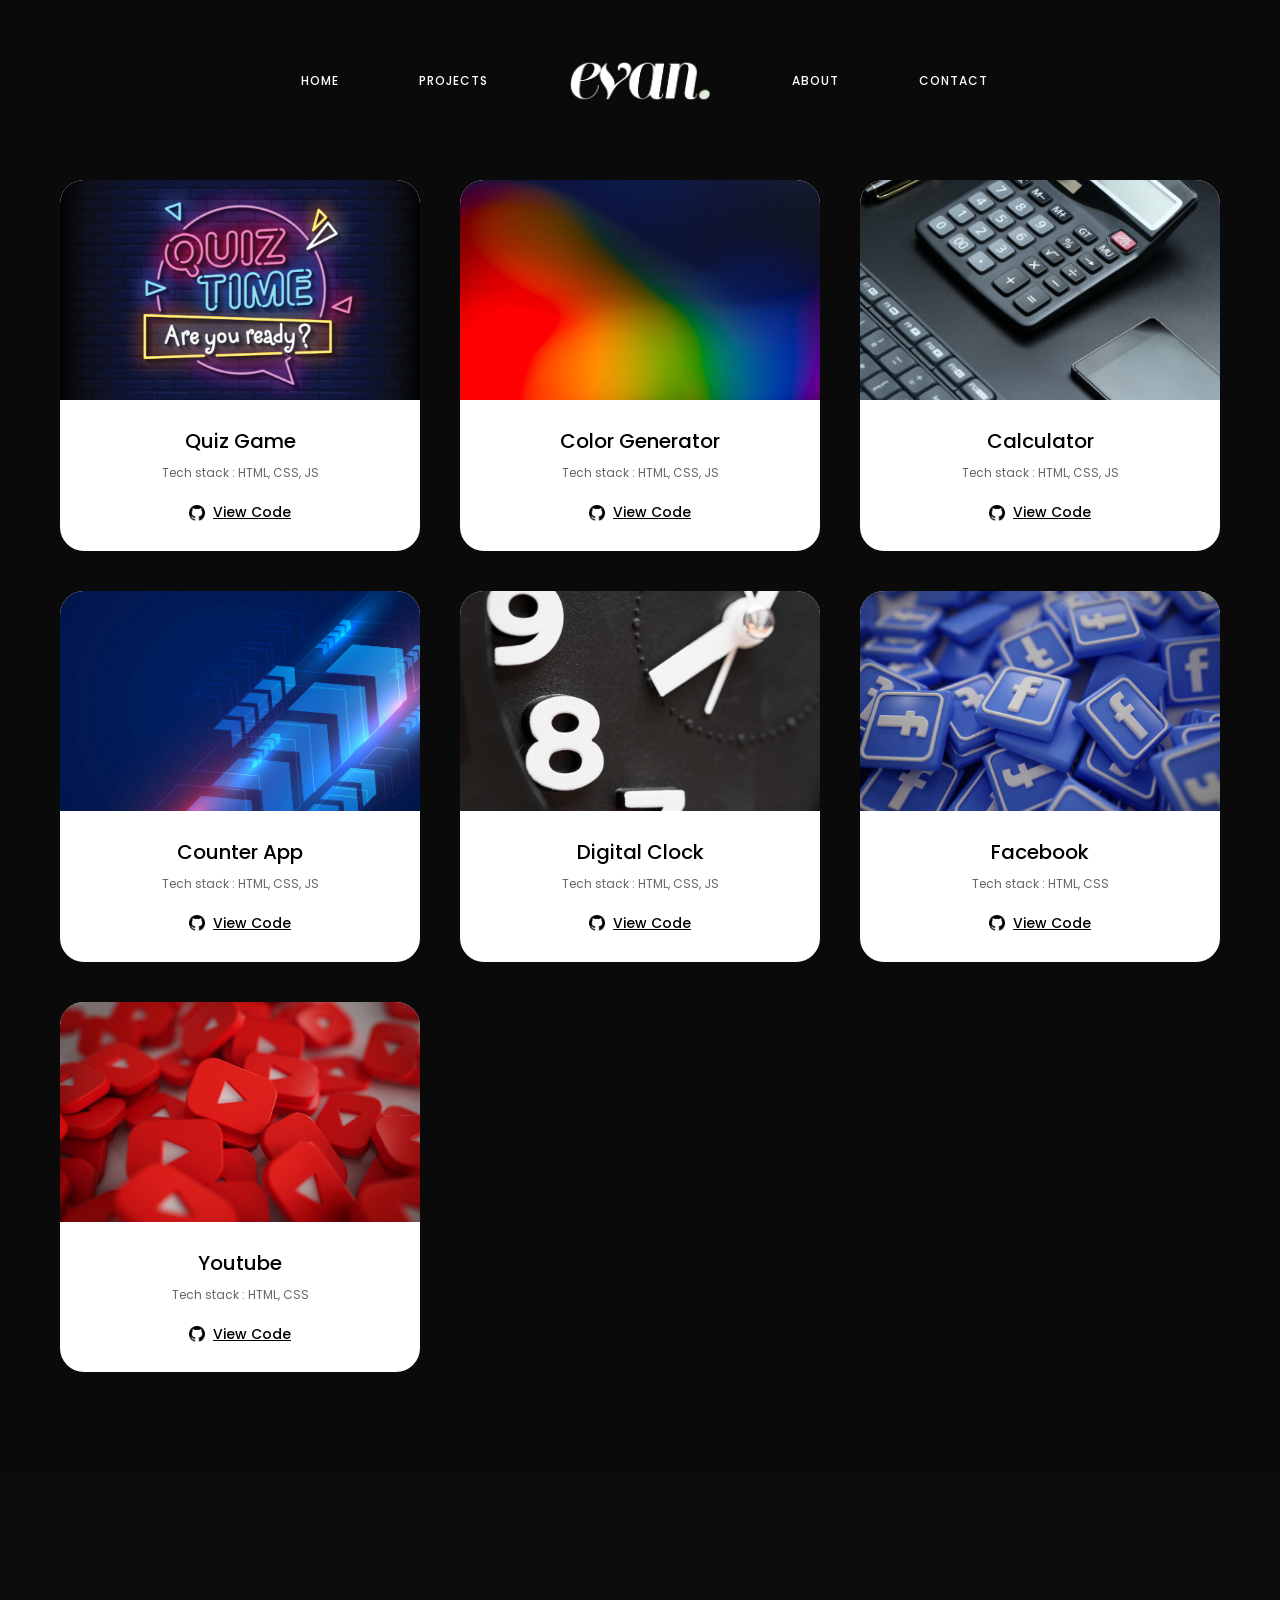
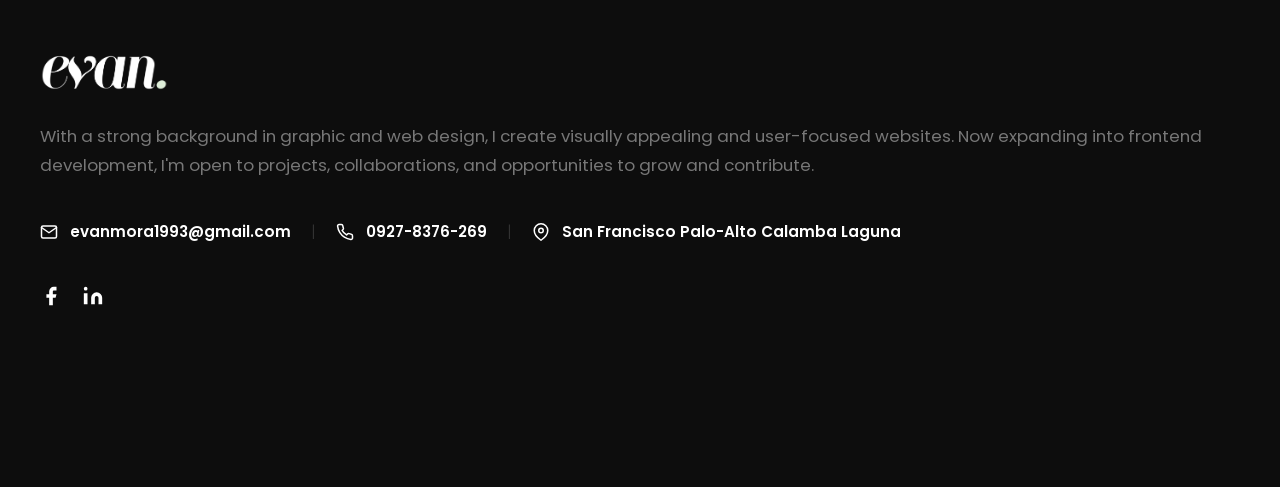
<file: other-project.html>
<!DOCTYPE html>
<html lang="en">
<head>
  <meta charset="UTF-8">
  <meta name="viewport" content="width=device-width, initial-scale=1.0">
  <title>Other Project | My Portfolio</title>
  <link
      href="https://fonts.googleapis.com/css2?family=Poppins:wght@300;400;500;600;700&display=swap"
      rel="stylesheet"
    />
    <link rel="icon" type="image/favicon" href="images/favicon/favicon.png" />
    <link rel="stylesheet" href="assets/style.css" />
    <link rel="stylesheet" href="assets/components/nav.css" />
    <link rel="stylesheet" href="assets/global/global.css" />
    <link rel="stylesheet" href="assets/pages/other-project.css" />
</head>
<body>
  <!--NAVIGATION-->
    <header class="main-header">
      <nav class="nav-container">
        <div class="hamburger" id="hamburger">
          <span></span>
          <span></span>
          <span></span>
        </div>

        <ul class="nav-links nav-left">
          <li><a href="index.html">Home</a></li>
          <li><a href="projects.html">Projects</a></li>
        </ul>

        <div class="logo-wrapper"><a href="index.html">
          <img src="images/emc-logo-green.png" alt="Logo" class="logo-img" />
          </a>
        </div>

        <ul class="nav-links nav-right">
          <li><a href="about.html">About</a></li>
          <li><a href="contact.html">Contact</a></li>
        </ul>

        <div class="mobile-spacer"></div>
      </nav>

      <div class="mobile-menu" id="mobileMenu">
        <ul class="mobile-nav-links">
          <li><a href="index.html">Home</a></li>
          <li><a href="projects.html">Projects</a></li>
          <li><a href="about.html">About</a></li>
          <li><a href="contact.html">Contact</a></li>
        </ul>
      </div>
    </header>
  <!--END NAVIGATION-->

  <!--MAIN CONTENT-->
    <main class="projects-section">
        <div class="grid-container">
            
            <div class="project-card">
                <div class="card-image">
                    <img src="images/projects/other-project/quiz.jpg" alt="Quiz Game">
                </div>
                <div class="card-content">
                    <h3>Quiz Game</h3>
                    <p class="tech-stack">Tech stack : HTML, CSS, JS</p>
                    <a href="https://github.com/EvanMyGitHub/Quiz-game.git"  target="_blank" class="view-code">
                        <img src="images/projects/other-project/github-icon.png" alt="GitHub" class="github-img">
                        <span class="code-text">View Code</span>
                    </a>
                </div>
            </div>

            <div class="project-card">
                <div class="card-image">
                    <img src="images/projects/other-project/color.jpg" alt="Color Generator">
                </div>
                <div class="card-content">
                    <h3>Color Generator</h3>
                    <p class="tech-stack">Tech stack : HTML, CSS, JS</p>
                    <a href="https://github.com/EvanMyGitHub/Color-generator.git" target="_blank" class="view-code">
                        <img src="images/projects/other-project/github-icon.png" alt="GitHub" class="github-img">
                        <span class="code-text">View Code</span>
                    </a>
                </div>
            </div>

            <div class="project-card">
                <div class="card-image">
                    <img src="images/projects/other-project/calculator.jpg" alt="Calculator">
                </div>
                <div class="card-content">
                    <h3>Calculator</h3>
                    <p class="tech-stack">Tech stack : HTML, CSS, JS</p>
                    <a href="https://github.com/EvanMyGitHub/Calculator.git" target="_blank" class="view-code">
                        <img src="images/projects/other-project/github-icon.png" alt="GitHub" class="github-img">
                        <span class="code-text">View Code</span>
                    </a>
                </div>
            </div>

            <div class="project-card">
                <div class="card-image">
                    <img src="images/projects/other-project/counter.jpg" alt="Counter App">
                </div>
                <div class="card-content">
                    <h3>Counter App</h3>
                    <p class="tech-stack">Tech stack : HTML, CSS, JS</p>
                    <a href="https://github.com/EvanMyGitHub/Counter.git" target="_blank" class="view-code">
                        <img src="images/projects/other-project/github-icon.png" alt="GitHub" class="github-img">
                        <span class="code-text">View Code</span>
                    </a>
                </div>
            </div>

            <div class="project-card">
                <div class="card-image">
                    <img src="images/projects/other-project/clock.jpg" alt="Digital Clock">
                </div>
                <div class="card-content">
                    <h3>Digital Clock</h3>
                    <p class="tech-stack">Tech stack : HTML, CSS, JS</p>
                    <a href="https://github.com/EvanMyGitHub/Digital-clock.git" target="_blank" class="view-code">
                        <img src="images/projects/other-project/github-icon.png" alt="GitHub" class="github-img">
                        <span class="code-text">View Code</span>
                    </a>
                </div>
            </div>

            <div class="project-card">
                <div class="card-image">
                    <img src="images/projects/other-project/facebook.jpg" alt="Facebook">
                </div>
                <div class="card-content">
                    <h3>Facebook</h3>
                    <p class="tech-stack">Tech stack : HTML, CSS</p>
                    <a href="https://github.com/EvanMyGitHub/Facebook.git" target="_blank" class="view-code">
                        <img src="images/projects/other-project/github-icon.png" alt="GitHub" class="github-img">
                        <span class="code-text">View Code</span>
                    </a>
                </div>
            </div>

            <div class="project-card">
                <div class="card-image">
                    <img src="images/projects/other-project/youtube.jpg" alt="Youtube">
                </div>
                <div class="card-content">
                    <h3>Youtube</h3>
                    <p class="tech-stack">Tech stack : HTML, CSS</p>
                    <a href="https://github.com/EvanMyGitHub/Youtube.git" target="_blank" class="view-code">
                        <img src="images/projects/other-project/github-icon.png" alt="GitHub" class="github-img">
                        <span class="code-text">View Code</span>
                    </a>
                </div>
            </div>

        </div>
    </main>
  <!-- END MAIN CONTENT-->

  <!-- FOOTER -->
    <footer id="main-footer">
      <div class="footer-container">
        <!-- Logo Section -->
        <div class="footer-logo">
          <a href="index.html" class="footer-logo-link">
            <img
              src="images/emc-logo-green.png"
              alt="Evan Logo"
              class="footer-logo-img"
            />
          </a>
        </div>

        <!-- Description Section -->
        <div class="footer-description">
          <p>
            With a strong background in graphic and web design, I create
            visually appealing and user-focused websites. Now expanding into
            frontend development, I'm open to projects, collaborations, and
            opportunities to grow and contribute.
          </p>
        </div>

        <!-- Contact Info Section -->
        <div class="footer-contact">
          <div class="contact-item">
            <svg
              width="18"
              height="18"
              viewBox="0 0 24 24"
              fill="none"
              stroke="currentColor"
              stroke-width="2"
              stroke-linecap="round"
              stroke-linejoin="round"
            >
              <path
                d="M4 4h16c1.1 0 2 .9 2 2v12c0 1.1-.9 2-2 2H4c-1.1 0-2-.9-2-2V6c0-1.1.9-2 2-2z"
              ></path>
              <polyline points="22,6 12,13 2,6"></polyline>
            </svg>
            <a href="mailto:evanmora1993@gmail.com"
              >evanmora1993@gmail.com</a
            >
          </div>

          <span class="divider">|</span>

          <div class="contact-item">
            <svg
              width="18"
              height="18"
              viewBox="0 0 24 24"
              fill="none"
              stroke="currentColor"
              stroke-width="2"
              stroke-linecap="round"
              stroke-linejoin="round"
            >
              <path
                d="M22 16.92v3a2 2 0 0 1-2.18 2 19.79 19.79 0 0 1-8.63-3.07 19.5 19.5 0 0 1-6-6 19.79 19.79 0 0 1-3.07-8.67A2 2 0 0 1 4.11 2h3a2 2 0 0 1 2 1.72 12.84 12.84 0 0 0 .7 2.81 2 2 0 0 1-.45 2.11L8.09 9.91a16 16 0 0 0 6 6l1.27-1.27a2 2 0 0 1 2.11-.45 12.84 12.84 0 0 0 2.81.7A2 2 0 0 1 22 16.92z"
              ></path>
            </svg>
            <span>0927-8376-269</span>
          </div>

          <span class="divider">|</span>

          <div class="contact-item">
            <svg
              width="18"
              height="18"
              viewBox="0 0 24 24"
              fill="none"
              stroke="currentColor"
              stroke-width="2"
              stroke-linecap="round"
              stroke-linejoin="round"
            >
              <path d="M21 10c0 7-9 13-9 13s-9-6-9-13a9 9 0 0 1 18 0z"></path>
              <circle cx="12" cy="10" r="3"></circle>
            </svg>
            <span>San Francisco Palo-Alto Calamba Laguna</span>
          </div>
        </div>

        <!-- Social Media Section -->
        <div class="footer-socials">
          <a href="#" aria-label="Facebook">
            <svg width="22" height="22" viewBox="0 0 24 24" fill="currentColor">
              <path
                d="M18 2h-3a5 5 0 0 0-5 5v3H7v4h3v8h4v-8h3l1-4h-4V7a1 1 0 0 1 1-1h3z"
              ></path>
            </svg>
          </a>
          <a href="#" aria-label="LinkedIn">
            <svg width="22" height="22" viewBox="0 0 24 24" fill="currentColor">
              <path
                d="M16 8a6 6 0 0 1 6 6v7h-4v-7a2 2 0 0 0-2-2 2 2 0 0 0-2 2v7h-4v-7a6 6 0 0 1 6-6z"
              ></path>
              <rect x="2" y="9" width="4" height="12"></rect>
              <circle cx="4" cy="4" r="2"></circle>
            </svg>
          </a>
        </div>
      </div>
    </footer>
  <!-- END FOOTER -->
  <script src="js/main.js"></script>
</body>
</html>
</file>
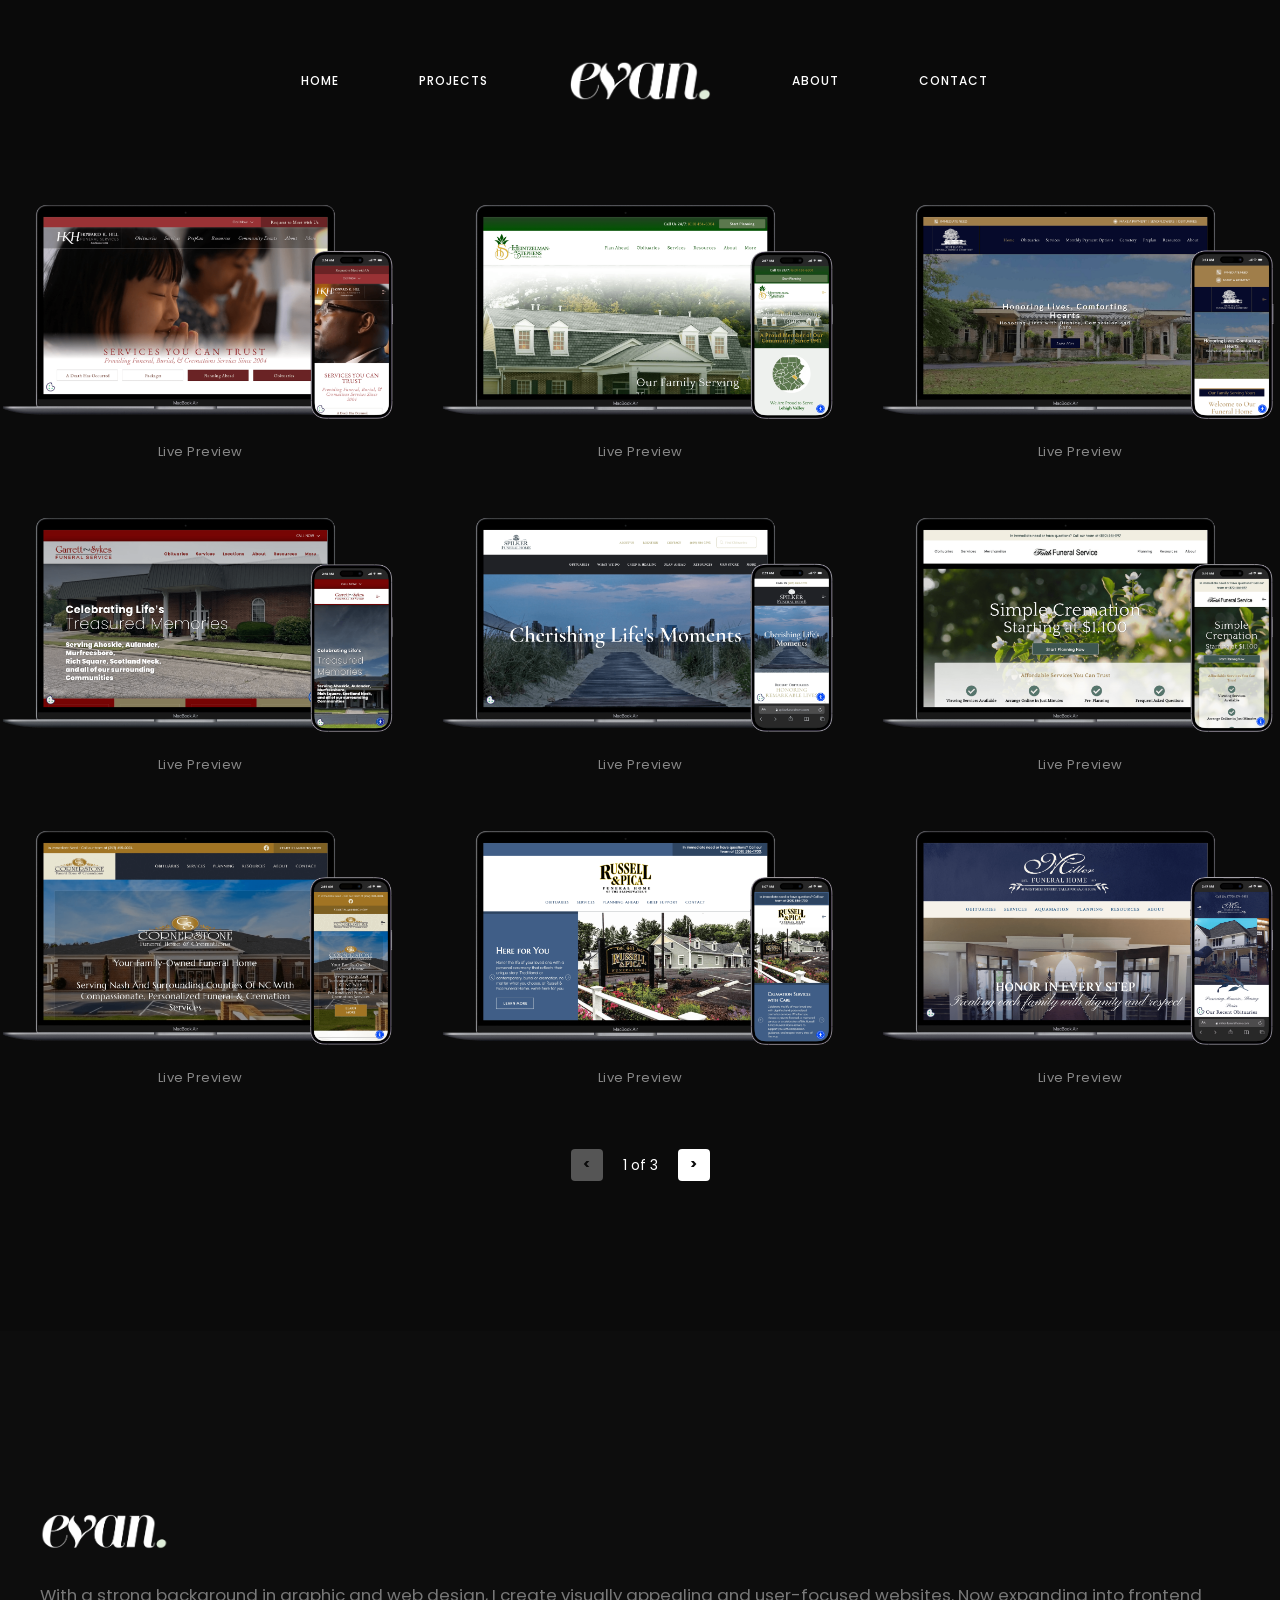
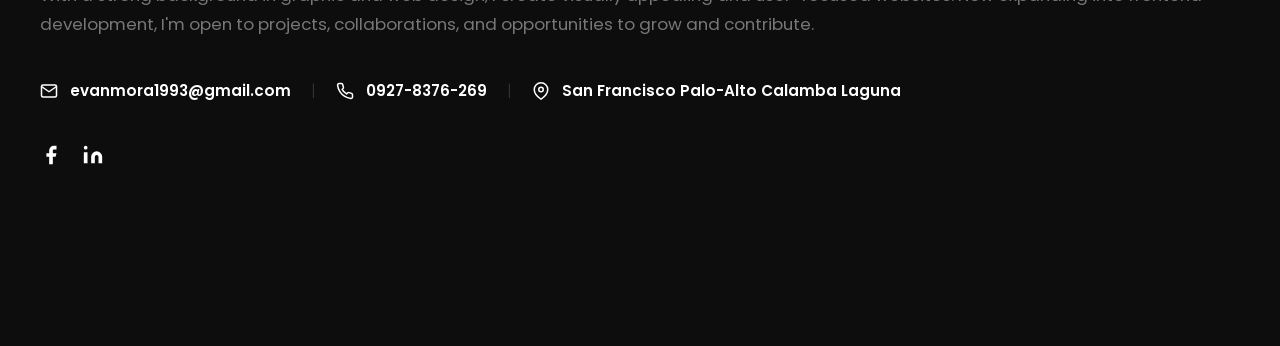
<file: project-web.html>
<!DOCTYPE html>
<html lang="en">
<head>
  <meta charset="UTF-8">
  <meta name="viewport" content="width=device-width, initial-scale=1.0">
  <title>Projects Web | My Portfolio</title>
  <link
      href="https://fonts.googleapis.com/css2?family=Poppins:wght@300;400;500;600;700&display=swap"
      rel="stylesheet"
    />
  <link rel="icon" type="image/favicon" href="images/favicon/favicon.png" />
  <link rel="stylesheet" href="assets/style.css" />
  <link rel="stylesheet" href="assets/components/nav.css" />
  <link rel="stylesheet" href="assets/global/global.css" />
  <link rel="stylesheet" href="assets/pages/project-web.css" />
</head>
<body>
  <!--NAVIGATION-->
    <header class="main-header">
      <nav class="nav-container">
        <div class="hamburger" id="hamburger">
          <span></span>
          <span></span>
          <span></span>
        </div>

        <ul class="nav-links nav-left">
          <li><a href="index.html">Home</a></li>
          <li><a href="projects.html">Projects</a></li>
        </ul>

        <div class="logo-wrapper"><a href="index.html">
          <img src="images/emc-logo-green.png" alt="Logo" class="logo-img" />
          </a>
        </div>

        <ul class="nav-links nav-right">
          <li><a href="about.html">About</a></li>
          <li><a href="contact.html">Contact</a></li>
        </ul>

        <div class="mobile-spacer"></div>
      </nav>

      <div class="mobile-menu" id="mobileMenu">
        <ul class="mobile-nav-links">
          <li><a href="index.html">Home</a></li>
          <li><a href="projects.html">Projects</a></li>
          <li><a href="about.html">About</a></li>
          <li><a href="contact.html">Contact</a></li>
        </ul>
      </div>
    </header>
  <!--END NAVIGATION-->

  <!-- MAIN CONTENT -->
    <main class="gallery-section">
        <div class="gallery-container">
            <div class="projects-grid">
                
                <div class="project-card" id="project-01">
                    <div class="card-image-wrapper">
                        <img src="images/projects/web/mockup1.png" alt="Project 1 Mockup" class="project-img">
                    </div>
                    <a href="https://example.com/live1" target="_blank" rel="noopener noreferrer" class="live-preview-link">
                        Live Preview
                    </a>
                </div>

                <div class="project-card" id="project-02">
                    <div class="card-image-wrapper">
                        <img src="images/projects/web/mockup2.png" alt="Project 2 Mockup" class="project-img">
                    </div>
                    <a href="https://example.com/live2" target="_blank" rel="noopener noreferrer" class="live-preview-link">
                        Live Preview
                    </a>
                </div>

                <div class="project-card" id="project-03">
                    <div class="card-image-wrapper">
                        <img src="images/projects/web/mockup3.png" alt="Project 3 Mockup" class="project-img">
                    </div>
                    <a href="https://example.com/live3" target="_blank" rel="noopener noreferrer" class="live-preview-link">
                        Live Preview
                    </a>
                </div>

                <div class="project-card" id="project-04">
                    <div class="card-image-wrapper">
                        <img src="images/projects/web/mockup4.png" alt="Project 4 Mockup" class="project-img">
                    </div>
                    <a href="https://example.com/live4" target="_blank" rel="noopener noreferrer" class="live-preview-link">
                        Live Preview
                    </a>
                </div>

                <div class="project-card" id="project-05">
                    <div class="card-image-wrapper">
                        <img src="images/projects/web/mockup5.png" alt="Project 5 Mockup" class="project-img">
                    </div>
                    <a href="https://example.com/live5" target="_blank" rel="noopener noreferrer" class="live-preview-link">
                        Live Preview
                    </a>
                </div>

                <div class="project-card" id="project-06">
                    <div class="card-image-wrapper">
                        <img src="images/projects/web/mockup6.png" alt="Project 6 Mockup" class="project-img">
                    </div>
                    <a href="https://example.com/live6" target="_blank" rel="noopener noreferrer" class="live-preview-link">
                        Live Preview
                    </a>
                </div>

                <div class="project-card" id="project-07">
                    <div class="card-image-wrapper">
                        <img src="images/projects/web/mockup7.png" alt="Project 7 Mockup" class="project-img">
                    </div>
                    <a href="https://example.com/live7" target="_blank" rel="noopener noreferrer" class="live-preview-link">
                        Live Preview
                    </a>
                </div>

                <div class="project-card" id="project-08">
                    <div class="card-image-wrapper">
                        <img src="images/projects/web/mockup8.png" alt="Project 8 Mockup" class="project-img">
                    </div>
                    <a href="https://example.com/live8" target="_blank" rel="noopener noreferrer" class="live-preview-link">
                        Live Preview
                    </a>
                </div>

                <div class="project-card" id="project-09">
                    <div class="card-image-wrapper">
                        <img src="images/projects/web/mockup9.png" alt="Project 9 Mockup" class="project-img">
                    </div>
                    <a href="https://example.com/live9" target="_blank" rel="noopener noreferrer" class="live-preview-link">
                        Live Preview
                    </a>
                </div>

            </div>

            <div class="pagination-container" id="gallery-pagination">
                <button class="pagination-arrow prev-btn" aria-label="Previous Page">&lt;</button>
                <span class="pagination-info">1 of 3</span>
                <button class="pagination-arrow next-btn" aria-label="Next Page">&gt;</button>
            </div>
        </div>
    </main>
  <!-- END MAIN CONTENT -->

  <!-- FOOTER -->
    <footer id="main-footer">
      <div class="footer-container">
        <!-- Logo Section -->
        <div class="footer-logo">
          <a href="index.html" class="footer-logo-link">
            <img
              src="images/emc-logo-green.png"
              alt="Evan Logo"
              class="footer-logo-img"
            />
          </a>
        </div>

        <!-- Description Section -->
        <div class="footer-description">
          <p>
            With a strong background in graphic and web design, I create
            visually appealing and user-focused websites. Now expanding into
            frontend development, I'm open to projects, collaborations, and
            opportunities to grow and contribute.
          </p>
        </div>

        <!-- Contact Info Section -->
        <div class="footer-contact">
          <div class="contact-item">
            <svg
              width="18"
              height="18"
              viewBox="0 0 24 24"
              fill="none"
              stroke="currentColor"
              stroke-width="2"
              stroke-linecap="round"
              stroke-linejoin="round"
            >
              <path
                d="M4 4h16c1.1 0 2 .9 2 2v12c0 1.1-.9 2-2 2H4c-1.1 0-2-.9-2-2V6c0-1.1.9-2 2-2z"
              ></path>
              <polyline points="22,6 12,13 2,6"></polyline>
            </svg>
            <a href="mailto:evanmora1993@gmail.com"
              >evanmora1993@gmail.com</a
            >
          </div>

          <span class="divider">|</span>

          <div class="contact-item">
            <svg
              width="18"
              height="18"
              viewBox="0 0 24 24"
              fill="none"
              stroke="currentColor"
              stroke-width="2"
              stroke-linecap="round"
              stroke-linejoin="round"
            >
              <path
                d="M22 16.92v3a2 2 0 0 1-2.18 2 19.79 19.79 0 0 1-8.63-3.07 19.5 19.5 0 0 1-6-6 19.79 19.79 0 0 1-3.07-8.67A2 2 0 0 1 4.11 2h3a2 2 0 0 1 2 1.72 12.84 12.84 0 0 0 .7 2.81 2 2 0 0 1-.45 2.11L8.09 9.91a16 16 0 0 0 6 6l1.27-1.27a2 2 0 0 1 2.11-.45 12.84 12.84 0 0 0 2.81.7A2 2 0 0 1 22 16.92z"
              ></path>
            </svg>
            <span>0927-8376-269</span>
          </div>

          <span class="divider">|</span>

          <div class="contact-item">
            <svg
              width="18"
              height="18"
              viewBox="0 0 24 24"
              fill="none"
              stroke="currentColor"
              stroke-width="2"
              stroke-linecap="round"
              stroke-linejoin="round"
            >
              <path d="M21 10c0 7-9 13-9 13s-9-6-9-13a9 9 0 0 1 18 0z"></path>
              <circle cx="12" cy="10" r="3"></circle>
            </svg>
            <span>San Francisco Palo-Alto Calamba Laguna</span>
          </div>
        </div>

        <!-- Social Media Section -->
        <div class="footer-socials">
          <a href="#" aria-label="Facebook">
            <svg width="22" height="22" viewBox="0 0 24 24" fill="currentColor">
              <path
                d="M18 2h-3a5 5 0 0 0-5 5v3H7v4h3v8h4v-8h3l1-4h-4V7a1 1 0 0 1 1-1h3z"
              ></path>
            </svg>
          </a>
          <a href="#" aria-label="LinkedIn">
            <svg width="22" height="22" viewBox="0 0 24 24" fill="currentColor">
              <path
                d="M16 8a6 6 0 0 1 6 6v7h-4v-7a2 2 0 0 0-2-2 2 2 0 0 0-2 2v7h-4v-7a6 6 0 0 1 6-6z"
              ></path>
              <rect x="2" y="9" width="4" height="12"></rect>
              <circle cx="4" cy="4" r="2"></circle>
            </svg>
          </a>
        </div>
      </div>
    </footer>
    <!-- END FOOTER -->
  <script src="js/main.js"></script>
</body>
</html>
</file>
<file: assets/style.css>
/*global*/
@import url("global/reset.css");
@import url("global/responsive.css");
@import url("global/variables.css");
@import url("global/loader.css");

/*components*/
@import url("components/animation.css");
@import url("components/buttons.css");
@import url("components/cards.css");
@import url("components/footer.css");
@import url("components/section-titles.css");
@import url("components/social-icons.css");
</file>
<file: assets/components/nav.css>
/*NAVIGATION SECTION*/
.main-header {
  width: 100%;
  height: 120px;
  background-color: var(--bg-dark);
  position: fixed;
  top: 0;
  left: 0;
  z-index: 1000;
  display: flex;
  align-items: center;
  padding: 80px 0;
  /*border-bottom: 1px solid #1a1a1a;*/
}

.nav-container {
  width: 100%;
  max-width: 1200px;
  margin: 0 auto;
  display: flex;
  align-items: center;
  justify-content: space-between;
  padding: 0 40px;
}

/* Desktop Links Positioning */
.nav-left {
  display: flex;
  justify-content: flex-end;
  flex: 1;
  gap: 80px;
}

.nav-right {
  display: flex;
  justify-content: flex-start;
  flex: 1;
  gap: 80px;
}

.nav-links {
  list-style: none;
}

.nav-links a {
  color: var(--text-white);
  text-decoration: none;
  font-family: poppins, sans-serif;
  font-size: 12px;
  font-weight: 500;
  letter-spacing: 1px;
  text-transform: uppercase;
  letter-spacing: 2%;
}

.nav-links a:hover {
  color: var(--accent-blue);
}

/* Logo Center Wrapper */
.logo-wrapper {
  padding: 0 80px;
  display: flex;
  justify-content: center;
}

.logo-img {
  height: 45px;
  width: auto;
}

/* Desktop: Default Hidden Hamburger */
.hamburger {
  display: none;
  flex-direction: column;
  gap: 6px;
  align-items: center;
  justify-content: center;
  width: 30px;
  cursor: pointer;
  z-index: 2000;
}

.hamburger span {
  width: 100%;
  flex-direction: column;
  height: 2px;
  background-color: #ffffff;
  transition: 0.3s ease;
  transform-origin: center;
}

.hamburger span:nth-child(1) {
  width: 50%;
  align-self: flex-start;
}

.hamburger span:nth-child(2) {
  width: 100%;
}

.hamburger span:nth-child(3) {
  width: 50%;
  align-self: flex-end;
}

/*active state (x icon)*/
.hamburger.active span:nth-child(1) {
  transform: rotate(45deg);
  width: 100%;
}

.hamburger.active span:nth-child(2) {
  opacity: 0;
  display: none;
}

.hamburger.active span:nth-child(3) {
  transform: rotate(-45deg);
  width: 100%;
  margin-top: -7px;
}
/* NAVIGATION SECTION END HERE */

/* NAV RESPONSIVE MOBILE & TABLET */
@media (max-width: 1024px) {
  .nav-left,
  .nav-right {
    display: none !important; 
  }

  .nav-container {
    display: flex;
    justify-content: space-between;
    align-items: center;
    padding: 0 20px;
    position: relative;
    width: 100%;
  }

  .hamburger {
    display: flex !important;
    order: 2;
    margin-left: auto;
  }

  .logo-wrapper {
    position: absolute;
    left: 50%;
    top: 50%;
    transform: translate(-50%, -50%);
    z-index: 10;
  }

  .mobile-spacer {
    display: block;
    order: 1;
    width: 30px;
    visibility: hidden;
  }
}

/* Mobile Menu Slide-in */
.mobile-menu {
  position: fixed;
  top: 0;
  left: -100%; 
  width: 100%;
  height: 100vh;
  background-color: #000000;
  z-index: 1500;
  display: flex;
  justify-content: center;
  align-items: center;
  transition: 0.5s ease-in-out;
}

.mobile-menu.active {
  left: 0;
}

.mobile-nav-links {
  list-style: none;
  text-align: center;
  padding: 0;
}

.mobile-nav-links li {
  margin: 30px 0; 
}

.mobile-nav-links a {
  color: #ffffff !important; 
  font-size: 2rem; 
  font-weight: 600; 
  text-decoration: none;
  text-transform: uppercase;
  letter-spacing: 2px;
  transition: 0.3s;
}

.mobile-nav-links a:hover {
  color: var(--accent-blue) !important; 
}

/* HAMBURGER ICON COLOR */
.hamburger span {
  background-color: #ffffff !important; 
}

/* RESPONSIVE CONTROL */
@media (min-width: 1025px) {
  /* DESKTOP ONLY */
  .mobile-menu {
    display: none !important;
  }

  .hamburger {
    display: none !important;
  }
}

@media (max-width: 1024px) {
  /* TABLET & MOBILE ONLY */
  .nav-left,
  .nav-right {
    display: none !important;
  }

  .hamburger {
    display: flex !important;
  }
}
</file>
<file: assets/global/global.css>
body {
    background-color: var(--bg-dark);
    color: var(--text-white);
    line-height: 1.6;
    overflow-x: hidden; /* Prevent horizontal scroll */
}

img{
    width:100%;
    display:block;
}

/*section{
    padding:100px 0;
}*/

a{
    text-decoration:none;
    color:inherit;
}

ul{
    list-style:none;
}


/* --- TEXT SIZES (Global) --- */
h1{
    font-size: clamp(3.5rem, 6vw, 5rem);
    font-weight: 700;
    margin-bottom: 20px;
    line-height: 1.1;
}

h2{
    font-size: clamp(2.5rem, 5vw, 3.5rem);
    font-weight: 600;
    line-height: 1.2;
}

h3{
    font-size: clamp(1.5rem, 3vw, 2rem);
    font-weight: 600;
}

p{
    font-size: clamp(1rem, 1.5vw, 1.1rem);
    color: var(--text-muted);
    line-height: 1.7;
}
/*End*/


/* --- LAYOUT UTILITIES --- */
.section-padding {
    padding: 100px 0;
}

.grid-container {
    display: grid;
    grid-template-columns: repeat(auto-fit, minmax(300px, 100%));
    gap: 20px;
    margin-top: 40px;
}
/*End*/
</file>
<file: assets/pages/home.css>
/* =========================
       HERO SECTION
========================= */
#hero {
  display: flex;
  flex-direction: column;
  align-items: center;
  text-align: center;
  width: 100%;
  background-color: #0a0a0a;
  color: var(--text-white);
  overflow: hidden;
}

.hero-content {
  width: 100%;
  display: flex;
  flex-direction: column;
  align-items: center;
}

/* Avatar */
.avatar-wrapper {
  width: 180px;
  height: 180px;
  margin-bottom: 40px;
  margin-top: 120px;
  display: flex;
  justify-content: center;
  align-items: center;
  overflow: hidden;
  border-radius: 50%;
}

.avatar-img {
  width: 100%;
  height: 100%;
  object-fit: cover;
}

/*h1 typewriter effect*/
h1 {
  font-size: 3.5rem;
  font-weight: 700;
  line-height: 1.1;
  margin-bottom: 25px;
  color: var(--text-white);
}

.typing-text {
  background: linear-gradient(to right, #c5e9b7, #beddb2f7, #ffffff);
  background-clip: text;
  -webkit-text-fill-color: transparent;
  display: inline-block;
  overflow: hidden;
  white-space: nowrap;
  border-right: 3px solid #4facfe;
  width: 15ch;
  animation:
    typing-full 4s steps(13) infinite,
    blink-cursor 0.75s step-end infinite;
}

.cta-buttons .btn-primary {
  margin-right: 15px;
}

@keyframes typing-full {
  0% {
    width: 0;
  }
  10% {
    width: 0;
  }
  50%,
  90% {
    width: 13.5ch;
  }
  100% {
    width: 13.5ch;
  }
}

@keyframes blink-cursor {
  from,
  to {
    border-color: transparent;
  }
  50% {
    border-color: #4facfe;
  }
}

/* Paragraph */
.hero-content p {
  width: 100%;
  max-width: 650px;
  font-size: 1.1rem;
  color: var(--text-muted);
  margin: 0 auto 45px auto;
  line-height: 1.6;
}

/* tech stack grid */
.tech-stack {
  margin-top: 150px;
  width: 100%;
}

.exp-label {
  font-size: 15px;
  letter-spacing: 3px;
  color: var(--text-muted);
  margin-bottom: 40px;
  font-weight: 600;
}

.icons-grid {
  display: flex;
  flex-wrap: wrap;
  justify-content: center;
  gap: 30px;
  max-width: 550px;
  margin: 0 auto;
  gap: 25px;
}

.icon-box {
  /* Desktop and Tablet (min-width: 769px) */
  flex: 0 1 calc(20% - 30px);
  display: flex;
  justify-content: center;
  align-items: center;
  width: 50px;
  height: 50px;
}

.icon-box img {
  max-width: 60%;
  height: auto;
}

/* =========================
    EXPERTISE SECTION
========================= */
#expertise {
  width: 100%;
  /*background-color: #111111;*/
  color: var(--text-white);
  padding: 50px 20px;
  box-sizing: border-box;
}

.expertise-header {
  text-align: center;
  margin-bottom: 60px;
}

.expertise-header span {
  display: block;
  font-size: 12px;
  font-weight: 600;
  color: #888888;
  letter-spacing: 2px;
  text-transform: uppercase;
  margin-bottom: 10px;
}

.expertise-header h2 {
  font-size: 2.5rem;
  font-weight: 700;
  margin: 0 0 15px 0;
}

.expertise-header p {
  color: #888888;
  font-size: 1rem;
  max-width: 700px;
  margin: 0 auto;
  line-height: 1.6;
}

.expertise-grid {
  display: grid;
  grid-template-columns: 1fr; 
  gap: 25px;
  max-width: 1200px;
  margin: 0 auto;
  width: 100%;
}

.expertise-card {
  background-color: #161616;
  border: 1px solid #222222;
  border-radius: 6px;
  padding: 40px 30px;
  display: flex;
  flex-direction: column;
  justify-content: space-between;
  min-height: 280px;
  transition: all 0.3s ease;
  box-sizing: border-box;
}

.expertise-card:hover {
  transform: translateY(-8px);
  border-color: #dfeed9; 
  box-shadow: 0 10px 30px rgba(0, 0, 0, 0.4);
}

.expertise-card-top .card-num {
  font-size: 14px;
  color: #ffffff;
  font-weight: 600;
  margin-bottom: 20px;
  display: block;
}

.expertise-card-top h3 {
  font-size: 1.25rem;
  font-weight: 600;
  margin: 0 0 15px 0;
  letter-spacing: 1px;
}

.expertise-card-top p {
  color: #888888;
  font-size: 0.95rem;
  line-height: 1.6;
  margin: 0;
}

.expertise-card-bottom {
  display: flex;
  align-items: center;
  gap: 15px;
  margin-top: 30px;
}

.expertise-icon {
  width: 32px;
  height: 32px;
  border: 1px solid #333333;
  border-radius: 50%;
  display: flex;
  align-items: center;
  justify-content: center;
  color: #888888;
  transition: all 0.3s ease;
  flex-shrink: 0;
}

.expertise-card:hover .expertise-icon {
  color: #dfeed9;
  border-color: #dfeed9;
  transform: rotate(45deg);
}

.expertise-icon svg {
  width: 16px;
  height: 16px;
}

.expertise-card-bottom span {
  font-size: 11px;
  font-weight: 700;
  color: #aaaaaa;
  letter-spacing: 1px;
}

/* =========================
    PORTFOLIO SECTION
========================= */
#portfolio {
  position: relative;
  width: 100%;
  min-height: 700px;
  display: flex;
  align-items: center;
  justify-content: center;
  overflow: hidden;
  background-color: #0a0a0a;
  margin-top: 80px;
}

/* CONTENT LAYER */
.portfolio-content {
  position: relative;
  z-index: 10; 
  text-align: center;
  padding: 0 20px;
  pointer-events: auto; 
}

/* BACKGROUND LAYER */
.portfolio-bg-wrapper {
  position: absolute;
  top: 0;
  left: 0;
  width: 100%;
  height: 100%;
  z-index: 1;
}

.bg-img {
  width: 100%;
  height: 100%;
  object-fit: cover;
  opacity: 0.25;
}

.bg-overlay {
  position: absolute;
  top: 0;
  left: 0;
  width: 100%;
  height: 100%;
  background: radial-gradient(
    circle,
    rgba(0, 0, 0, 0) 0%,
    rgba(0, 0, 0, 0.8) 100%
  );
}

/* TEXT & BUTTON STYLES */
.portfolio-header span {
  font-size: 12px;
  letter-spacing: 4px;
  color: #888;
  display: block;
  margin-bottom: 10px;
}

.portfolio-header h2 {
  font-size: 3.2rem;
  font-weight: 800;
  color: #fff;
  margin-bottom: 20px;
}

.portfolio-header p {
  color: #666;
  max-width: 650px;
  margin: 0 auto 50px auto;
  line-height: 1.7;
}

.btn-main {
  display: inline-block;
  background-color: #fff;
  color: #000;
  padding: 18px 50px;
  border-radius: 50px;
  font-weight: 700;
  text-decoration: none;
  transition: all 0.3s ease;
}

.btn-main:hover {
  transform: scale(1.05);
  box-shadow: 0 10px 30px rgba(255, 255, 255, 0.1);
}

/* =========================
    CTA CONTACT SECTION
========================= */
#cta-contact {
  padding: 180px 20px;
  background-color: #0a0a0a;
  width: 100%;
  box-sizing: border-box;
}

.cta-container {
  position: relative;
  max-width: 1100px;
  margin: 0 auto;
  border-radius: 15px;
  overflow: hidden;
  min-height: 200px;
  display: flex;
  align-items: center;
  padding: 60px;
}

/* Background Fix */
.cta-bg-wrapper {
  position: absolute;
  top: 0;
  left: 0;
  width: 100%;
  height: 100%;
  z-index: 1;
}

.cta-bg-img {
  width: 100%;
  height: 100%;
  object-fit: cover;
  opacity: 0.2;
  display: block;
}

.cta-overlay {
  position: absolute;
  top: 0;
  left: 0;
  width: 100%;
  height: 100%;
}

/* Content Layer */
.cta-content {
  position: relative;
  z-index: 2;
  width: 100%;
  display: flex;
  justify-content: space-between;
  align-items: center;
  gap: 30px;
}

.cta-left {
  display: flex;
  align-items: center;
  gap: 25px;
  text-align: left;
}

.cta-icon {
  width: 65px;
  height: 65px;
  background: rgba(255, 255, 255, 0.05);
  border-radius: 12px;
  display: flex;
  align-items: center;
  justify-content: center;
  color: #4facfe;
  flex-shrink: 0;
}

.cta-icon svg {
  width: 30px;
  height: 30px;
}

.cta-text h3 {
  font-size: 2rem;
  font-weight: 700;
  color: #fff;
  margin-bottom: 8px;
}

.cta-text p {
  color: #999;
  font-size: 1rem;
}

/* Button Hover */
.btn-cta-main {
  display: inline-block;
  background-color: transparent;
  color: #fff;
  padding: 16px 45px;
  border-radius: 50px;
  border: 1px solid #444;
  font-weight: 700;
  text-decoration: none;
  font-size: 1rem;
  transition: all 0.3s cubic-bezier(0.4, 0, 0.2, 1);
  white-space: nowrap;
}

/* Hover effect */
.btn-cta-main:hover {
  transform: scale(1.05);
  background-color: #ffffff;
  color: #000000;
  border-color: #ffffff;
  box-shadow: 0 15px 40px rgba(0, 0, 0, 0.6);
}

/* =========================
    FOOTER SECTION
========================= */
#main-footer {
  background-color: #0d0d0d;
  padding: 180px 40px;
  color: #ffffff;
  font-family: sans-serif;
}

.footer-container {
  max-width: 1200px;
  margin: 0 auto;
  display: flex;
  flex-direction: column;
  align-items: flex-start;
}

/* Footer Logo Container */
.footer-logo {
  margin-bottom: 30px;
  display: flex;
}

/* Logo Image Styling */
.footer-logo-img {
  height: 40px;
  width: auto;
  display: block;
  transition: transform 0.3s ease;
}

.footer-logo-link:hover .footer-logo-img {
  transform: scale(1.05);
}

/* Description Text */
.footer-description {
  max-width: 100%;
  margin-bottom: 40px;
}

.footer-description p {
  color: #777; 
  line-height: 1.7;
  font-size: 1.05rem;
  margin: 0;
}

/* Contact Info Row */
.footer-contact {
  display: flex;
  align-items: center;
  gap: 20px;
  margin-bottom: 40px;
  flex-wrap: wrap;
}

.contact-item {
  display: flex;
  align-items: center;
  gap: 12px;
  font-weight: 600;
  font-size: 0.95rem;
}

.contact-item a {
  color: #ffffff;
  text-decoration: none;
  transition: color 0.3s;
}

.contact-item a:hover {
  color: #dfeed9;
}

.divider {
  color: #333;
  font-weight: 300;
}

/* Social Icons */
.footer-socials {
  display: flex;
  gap: 20px;
}

.footer-socials a {
  color: #ffffff;
  transition:
    transform 0.3s,
    color 0.3s;
  display: flex;
  align-items: center;
}

.footer-socials a:hover {
  color: #dfeed9;
  transform: translateY(-3px);
}

/* =========================
  RESPONSIVE BREAKPOINTS
========================= */
/*Desktop Layout */
@media (min-width: 1025px) {
  .icon-box {
    flex: 0 1 calc(20% - 30px); /* 5 icons per row */
  }

  .expertise-grid {
    grid-template-columns: repeat(3, 1fr);
  }
}

/* Tablet Layout */
@media (min-width: 750px) and (max-width: 1024px) {
  .hero-content h1 {
    font-size: 3rem;
  }

  .typing-text {
    font-size: inherit;
  }

  .icons-grid {
    grid-template-columns: repeat(3, 1fr);
    max-width: 520px;
  }

  #expertise {
    padding: 20px 20px;
  }

  .expertise-header p {
    width: 80%;
  }

  .tech-stack {
    margin-top: 100px;
  }

  .expertise-grid {
    grid-template-columns: repeat(2, 1fr);
  }

  .portfolio-header h2 {
    font-size: 2.2rem;
  }

  .portfolio-header p {
    font-size: 1rem;
    width: 80%;
  }

  #portfolio {
    min-height: 500px;
  }

  #cta-contact {
    padding: 150px 20px;
  }

  .cta-container {
    padding: 60px 20px;
    width: 600px;
  }

  .cta-content {
    flex-direction: column;
    text-align: center; 
    gap: 35px;
  }

  .cta-left {
    flex-direction: column;
    text-align: center; 
    gap: 20px;
    width: 100%;
  }

  /* ETO YUNG FIX PARA SA HEADER AT PARAGRAPH */
  .cta-text {
    width: 100%;
    text-align: center;
  }

  .cta-text h3 {
    font-size: 1.8rem;
    margin-left: auto;
    margin-right: auto;
  }

  .cta-text p {
    font-size: 1rem;
    margin-left: auto;
    margin-right: auto;
    padding: 8px 0;
    max-width: 400px;
  }

  .btn-cta-main {
    width: 100%;
    max-width: 280px;
    margin: 0 auto;
  }

  #main-footer {
    padding: 120px 70px;
  }

  .footer-container {
    align-items: center;
    text-align: center;
  }

  .footer-contact {
    justify-content: center;
    flex-direction: column;
    gap: 25px;
  }

  .divider {
    display: none;
  }
}

/* Mobile Layout (.em-mobile) */
@media (max-width: 426px) {
  #hero {
    overflow-x: hidden;
  }

  h1 {
    font-size: 2rem !important;
    line-height: 1.3 !important;
    padding: 0 15px;
  }

  .typing-text {
    display: inline-block;
    overflow: hidden;
    white-space: nowrap;

    width: 13.5ch;

    border-right: 2px solid #4facfe;

    animation:
      typing-mobile 4s steps(13) infinite,
      blink-cursor 0.75s step-end infinite;
  }

  @keyframes typing-mobile {
    0% {
      width: 0;
    }

    50%,
    90% {
      width: 13.5ch;
    }

    100% {
      width: 13.5ch;
    }
  }

  .btn-primary,
  .btn-secondary {
    margin-bottom: 20px;
    width: 100%;
  }

  .hero-content p {
    max-width: 350px !important;
  }

  /* 3x3 Grid for Mobile */
  .icons-grid {
    display: grid;
    grid-template-columns: repeat(3, 1fr);
    gap: 40px 20px;
    max-width: 280px;
  }

  .icon-box {
    width: 100%;
    flex: none;
  }

  #expertise {
    padding: 20px 20px;
  }

  .tech-stack {
    margin-top: 100px;
  }

  .portfolio-content {
    padding: 0 50px;
  }

  .portfolio-header h2 {
    font-size: 2.5rem;
  }

  #cta-contact {
    padding: 100px 40px;
  }

  .cta-container {
    padding: 50px 50px;
    flex-direction: column;
  }

  /* Center the whole content block */
  .cta-content {
    flex-direction: column;
    text-align: center;
    gap: 30px;
    width: 100%;
  }

  /* Center the icon to text wrapper */
  .cta-left {
    flex-direction: column;
    align-items: center; 
    text-align: center;
    gap: 15px;
    width: 100%;
  }

  .cta-text {
    width: 100%;
    text-align: center;
  }

  .cta-text h3 {
    font-size: 1.5rem;
    margin: 0 auto 10px auto;
  }

  .cta-text p {
    font-size: 0.95rem;
    margin: 0 auto;
    max-width: 100%;
  }

  /* Center the button container */
  .cta-right {
    width: 100%;
    display: flex;
    justify-content: center;
  }

  /* Button width adjustment for the small screen */
  .btn-cta-main {
    width: 100%;
    max-width: 260px;
    margin: 0 auto;
    padding: 14px 30px;
  }

  #main-footer {
    padding: 100px 50px;
  }

  .footer-container {
    align-items: center;
    text-align: center;
  }

  .footer-logo {
    width: 100%;
    justify-content: center;
    margin-bottom: 25px;
  }

  .footer-logo-img {
    height: 35px; 
  }

  /* Contact section fix */
  .footer-contact {
    flex-direction: column; 
    align-items: center;
    width: 100%;
    gap: 35px;
  }

  /* Delete White Lines (Dividers) */
  .footer-contact .divider {
    display: none; 
  }

  .contact-item {
    flex-direction: column;
    gap: 8px;
    width: 100%;
  }

  .contact-item svg {
    margin: 0 auto;
  }

  /* Socials center */
  .footer-socials {
    justify-content: center;
    width: 100%;
    margin-top: 10px;
    gap: 30px;
  }
}
</file>
<file: assets/pages/about.css>
/* Body */
html,
body {
  width: 100%;
  min-height: 100%;
  overflow-x: hidden;
  overflow-y: auto;
  scroll-behavior: smooth;
}

body {
  position: relative;
}

/* Container Width & Padding Control */
.about-container {
  width: 100%;
  max-width: 1150px;
  margin: auto;
  padding-top: 200px;
  padding-right: 24px;
  padding-bottom: 80px;
  padding-left: 24px;
  box-sizing: border-box;
}

.about-section {
  width: 100%;
  margin-bottom: 40px;
}

/* Section Title Universal Style */
.section-title {
  font-size: 2.2rem;
  font-weight: 700;
  margin-bottom: 24px;
  letter-spacing: -0.5px;
}


.section-divider {
  border: 0;
  height: 1px;
  background: rgba(255, 255, 255, 0.1);
  margin: 40px 0;
}

/* ==========================================
   SECTION 1: PROFESSIONAL SUMMARY
   ========================================== */
.summary-text {
  font-size: 1.05rem;
  line-height: 1.8;
  color: var(--text-muted);
  font-weight: 300;
  text-align: justify;
}

/* ==========================================
   SECTION 2: WORK EXPERIENCE
   ========================================== */
.experience-section .section-title {
  margin-top: 70px;
  margin-bottom: 40px;
}

.experience-list {
  display: flex;
  flex-direction: column;
  gap: 30px;
}

.experience-item {
  width: 100%;
  border-bottom: 1px solid rgba(255, 255, 255, 0.05);
  padding-bottom: 20px;
  padding-top: 20p;
}

.experience-item:last-child {
  border-bottom: none;
  padding-bottom: 0;
}


.exp-header {
  display: flex;
  justify-content: space-between;
  align-items: center;
  flex-wrap: wrap;
  gap: 15px;
  width: 100%;
}

.exp-role-company {
  flex: 1;
  min-width: 250px;
}

.job-title {
  font-size: 1.35rem;
  font-weight: 600;
  margin: 0 0 0 0;
}

.company-location {
  font-size: 0.95rem;
  color: var(--text-muted);
  margin: 0;
}

.exp-meta {
  display: flex;
  flex-direction: column;
  align-items: flex-end;
  gap: 8px;
  text-align: right;
}

/* Green Badge style */
.badge {
  background-color: rgba(46, 204, 113, 0.15);
  color: var(--accent-green);
  font-size: 0.75rem;
  font-weight: 600;
  padding: 6px 14px;
  border-radius: 20px;
  text-transform: capitalize;
  letter-spacing: 0.5px;
  display: inline-block;
}

.job-date {
  font-size: 0.9rem;
  color: var(--text-muted);
}

/* ==========================================
   SECTION 3: TRAINING & COURSE
   ========================================== */
.training-section .section-title {
  margin-top: 80px;
  margin-bottom: 40px;
}

.cards-grid {
  display: grid;
  grid-template-columns: repeat(4, 1fr);
  gap: 30px;
  width: 100%;
}

.course-card {
  display: flex;
  flex-direction: column;
  align-items: center;
  gap: 12px;
}

.card-img-wrapper {
  width: 100%;
  aspect-ratio: 4 / 4;
  overflow: hidden;
  border-radius: 8px;
  /* background: #111; */
}

.card-img-wrapper img {
  width: 100%;
  height: 100%;
  object-fit: contain;
}

/* Light Blue buttons */
.btn-certificate {
  display: inline-block;
  background-color: #99eafe;
  color: #000000;
  text-decoration: none;
  font-size: 0.8rem;
  font-weight: 600;
  padding: 8px 16px;
  border-radius: 20px;
  transition: opacity 0.2s ease;
  text-align: center;
  width: 60%;
}

.btn-certificate:hover {
  opacity: 0.9;
}


/* =========================
  RESPONSIVE BREAKPOINTS
========================= */
/* Tablet View */
@media (min-width: 750px) and (max-width: 1024px) {
  .about-container {
    max-width: 720px;
  }

  .cards-grid {
    grid-template-columns: repeat(2, 1fr);
    gap: 40px;
  }

  .section-title {
    font-size: 1.9rem;
  }
}

/* Mobile View */
@media (max-width: 426px) {
  .about-container {
    max-width: auto;
    padding: 200px 30px 80px 30px;
  }

  .section-title {
    font-size: 1.8rem;
    margin-bottom:24px;
    text-align: center;
  }

  .about-section .summary-text {
    text-align: center;
  }

  .exp-header {
    flex-direction: column;
    align-items: center;
    text-align: center;
    gap: 14px;
  }

  .job-title {
    font-size: 1.25rem;
  }

  .company-location {
    font-size: 0.9rem;
    line-height: 1.5;
    margin-bottom: 6px;
  }

  .exp-meta {
    align-items: center;
    flex-direction: column;
    text-align: center;
    width: 100%;
    gap: 8px;
  }

  .cards-grid {
    grid-template-columns: 1fr;
    gap: 35px;
  }

  .btn-certificate {
    width: 50%;
  }
}
</file>
<file: assets/pages/contact.css>
/* Body */
html,
body {
  width: 100%;
  min-height: 100%;
  overflow-x: hidden;
  overflow-y: auto;
  scroll-behavior: smooth;
}

body {
  position: relative;
}

/* Main Wrapper */
.main-wrapper {
    flex: 1;
    display: flex;
    align-items: center;  
    justify-content: center; 
    width: 100%;
    padding: 200px 20px 150px 20px;
}

/* Base Container */
.contact-container {
    max-width: 1140px;
    width: 100%;
    display: flex;
    flex-direction: column;
    gap: 40px;
}

.contact-content {
    display: flex;
    justify-content: space-between;
    align-items: flex-start;
    gap: 60px;
    width: 100%;
}

/* Left Content Text */
.contact-text {
    flex: 1;
}

.sub-title {
    font-size: 11px;
    letter-spacing: 2px;
    color: #aaaaaa;
    font-weight: 600;
    display: block;
    margin-bottom: 20px;
}

.contact-text h1 {
    font-size: 63px;
    line-height: 1.25;
    font-weight: 700;
    letter-spacing: -0.5px;
}

/* Right Content: Form */
.contact-form-wrapper {
    flex: 1;
    width: 100%;
}

.contact-form {
    display: flex;
    flex-direction: column;
    gap: 15px;
}

.form-row {
    display: flex;
    gap: 15px;
}

.contact-form input, 
.contact-form textarea {
    width: 100%;
    background-color: #121212;
    border: 1px solid #222222;
    padding: 18px;
    border-radius: 6px;
    color: #ffffff;
    font-size: 14px;
    outline: none;
    transition: border-color 0.3s;
}

.contact-form input:focus, 
.contact-form textarea:focus {
    border-color: #555555;
}

/* Custom Placeholder Color */
.contact-form input::placeholder,
.contact-form textarea::placeholder {
    color: #555555;
}

.btn-submit {
    background-color: #ffffff;
    color: #000000;
    border: none;
    padding: 16px;
    border-radius: 6px;
    font-size: 14px;
    font-weight: 600;
    cursor: pointer;
    transition: background-color 0.3s;
    margin-top: 5px;
}

.btn-submit:hover {
    background-color: #e0e0e0;
}

/* Info Cards */
.info-cards {
    display: flex;
    justify-content: space-between;
    gap: 20px;
    width: 100%;
}

.card {
    background-color: #798279;
    color: #ffffff;
    flex: 1;
    padding: 30px 25px;
    border-radius: 12px;
    display: flex;
    align-items: center;
    gap: 20px;
}

/* Icon Resizer for SVG */
.card-icon svg {
    width: 32px;
    height: 32px;
    display: block;
}

.card-text {
    font-size: 20px;
    line-height: 1.4;
    font-weight: 500;
}


/* =========================
  RESPONSIVE BREAKPOINTS
========================= */
/* Tablet Layout (Max-width: 992px) */
@media (max-width: 992px) {
    .main-wrapper {
        padding: 180px 40px 100px 40px;
    }

    .contact-content {
        flex-direction: column;
        gap: 20px;
    }

    .contact-text h1 {
        font-size: 38px;
        text-align: center;
        padding: 0 30px;
    }

    .sub-title {
        text-align: center;
    }

    .info-cards {
        flex-direction: column;
        gap: 15px;
    }
    
    .card {
        padding: 22px;
    }
}

/* Mobile Layout (Max-width: 600px) */
@media (max-width: 600px) {
    .navbar nav {
        gap: 18px;
    }
    
    .logo {
        font-size: 26px;
        margin: 0 5px;
    }

    .nav-link {
        font-size: 12px;
    }

    .contact-text h1 {
        font-size: 28px;
    }

    .form-row {
        flex-direction: column;
        gap: 15px;
    }

    .footer-info {
        flex-direction: column;
        gap: 12px;
    }

    .footer-info .separator {
        display: none;
    }

    .card-text {
        font-size: 15px;
    }
}
</file>
<file: assets/pages/other-project.css>
/* Body */
html,
body {
  width: 100%;
  min-height: 100vh;
  overflow-x: hidden;
  overflow-y: auto;
  scroll-behavior: smooth;
}

body {
  position: relative;
}

/* Project grid */
.projects-section {
    max-width: 1200px;
    margin: 0 auto;
    padding: 140px 20px 100px 20px;
}

.grid-container {
    display: grid;
    grid-template-columns: repeat(3, 1fr);
    gap: 40px;
}

/* Project card */
.project-card {
    background-color: #ffffff;
    border-radius: 24px;
    overflow: hidden;
    display: flex;
    flex-direction: column;
    transition: transform 0.4s cubic-bezier(0.165, 0.84, 0.44, 1), box-shadow 0.4s cubic-bezier(0.165, 0.84, 0.44, 1);
    cursor: pointer;
}

/* Card Hover Animation */
.project-card:hover {
    transform: translateY(-12px);
    box-shadow: 0px 20px 40px rgba(255, 255, 255, 0.08);
}

.card-image {
    width: 100%;
    height: 220px;
    overflow: hidden;
}

.card-image img {
    width: 100%;
    height: 100%;
    object-fit: cover;
}

.card-content {
    padding: 25px 20px;
    text-align: center;
    color: #000000;
    display: flex;
    flex-direction: column;
    align-items: center;
    justify-content: center;
}

.card-content h3 {
    font-size: 20px;
    font-weight: 500;
    margin-bottom: 6px;
}

.tech-stack {
    font-size: 12px;
    color: #666666;
    margin-bottom: 18px;
}

/* View Code Link & Image Layout */
.view-code {
    display: inline-flex;
    align-items: center;
    gap: 8px;
    color: #000000;
    text-decoration: none;
    font-size: 14px;
    font-weight: 500;
    padding-bottom: 2px;
    transition: opacity 0.3s ease;
}

.github-img {
    width: 16px;
    height: 16px;
    object-fit: contain;
    display: inline-block;
}

.code-text {
    text-decoration: underline;
}

.view-code:hover {
    opacity: 0.7;
}


/* =========================
  RESPONSIVE BREAKPOINTS
========================= */
/* Tablet (Max 992px) */
@media (max-width: 992px) {
    .grid-container {
        grid-template-columns: repeat(2, 1fr);
        gap: 30px;
    }
    
    .nav-container {
        gap: 40px;
    }
}

/* Mobile (Max 600px) */
@media (max-width: 600px) {
    .nav-container {
        flex-direction: column;
        gap: 15px;
        padding: 10px;
    }
    
    .logo {
        order: -1;
    }

    .nav-links {
        gap: 25px;
    }

    .grid-container {
        grid-template-columns: 1fr;
        gap: 25px;
    }

    .card-image {
        height: 200px;
    }

    .footer-contact-info {
        flex-direction: column;
        gap: 12px;
    }

    .separator {
        display: none;
    }
}
</file>
<file: assets/pages/project-web.css>
/* Body */
html,
body {
  width: 100%;
  min-height: 100vh;
  overflow-x: hidden;
  overflow-y: auto;
  scroll-behavior: smooth;
}

body {
  position: relative;
}

/* Projects gallery grid (desktop: 3 Column x 3 Row) */
.gallery-section {
    flex: 1;
    padding: 200px 0 150px 0;
    background-color: #0b0b0b;
}

.gallery-container {
    max-width: 1500px;
    margin: 0 auto;
    width: 100%;
}

.projects-grid {
    display: grid;
    grid-template-columns: repeat(3, 1fr); 
    grid-template-rows: repeat(3, auto);
    gap: 50px 40px;
    margin-bottom: 60px;
}

/* Project card structure */
.project-card {
    display: flex;
    flex-direction: column;
    align-items: center;
}

/* Hover effect */
.card-image-wrapper {
    width: 100%;
    border-radius: 8px;
    overflow: hidden;
    transition: transform 0.4s cubic-bezier(0.25, 1, 0.5, 1), box-shadow 0.4s ease;
    cursor: pointer;
}

.project-img {
    width: 100%;
    height: auto;
    display: block;
    transition: transform 0.4s ease;
}

/* Card hover animation trigger */
.project-card:hover .card-image-wrapper {
    transform: translateY(-12px);
    box-shadow: 0 15px 30px rgba(255, 255, 255, 0.05);
}

.project-card:hover .project-img {
    transform: scale(1.02);
}

/* Live preview link style */
.live-preview-link {
    margin-top: 15px;
    color: #888888;
    text-decoration: none;
    font-size: 13px;
    letter-spacing: 0.5px;
    transition: color 0.3s ease;
}

.project-card:hover .live-preview-link {
    color: #ffffff;
}

/* Pagination controls */
.pagination-container {
    display: flex;
    justify-content: center;
    align-items: center;
    gap: 15px;
    margin-top: 20px;
}

.pagination-arrow {
    background-color: #ffffff;
    color: #0b0b0b;
    border: none;
    width: 32px;
    height: 32px;
    border-radius: 4px;
    font-weight: bold;
    cursor: pointer;
    display: flex;
    justify-content: center;
    align-items: center;
    transition: background-color 0.3s ease, opacity 0.3s ease;
}

.pagination-arrow:hover {
    background-color: #e0e0e0;
}

.pagination-info {
    font-size: 14px;
    color: #ffffff;
    min-width: 45px;
    text-align: center;
}


/* =========================
  RESPONSIVE BREAKPOINTS
========================= */
/* Tablet view 2 column x 2 row */
@media (max-width: 992px) {
    .gallery-container {
    max-width: 700px !important;
    }

    .projects-grid {
        grid-template-columns: repeat(2, 1fr);
        grid-template-rows: repeat(2, auto);
        gap: 40px 30px;
    }
    
    .nav-links {
        gap: 25px;
    }
}

/* Mobile view 1 column */
@media (max-width: 576px) {
    .gallery-container {
    max-width: 350px !important;
    }

    .projects-grid {
        grid-template-columns: 1fr;
        grid-template-rows: auto;
        gap: 35px;
    }

    .nav-links {
        gap: 15px;
    }

    .nav-links .brand-logo a {
        font-size: 22px;
    }

    .footer-contact-info {
        flex-direction: column;
        gap: 15px;
    }
}
</file>
